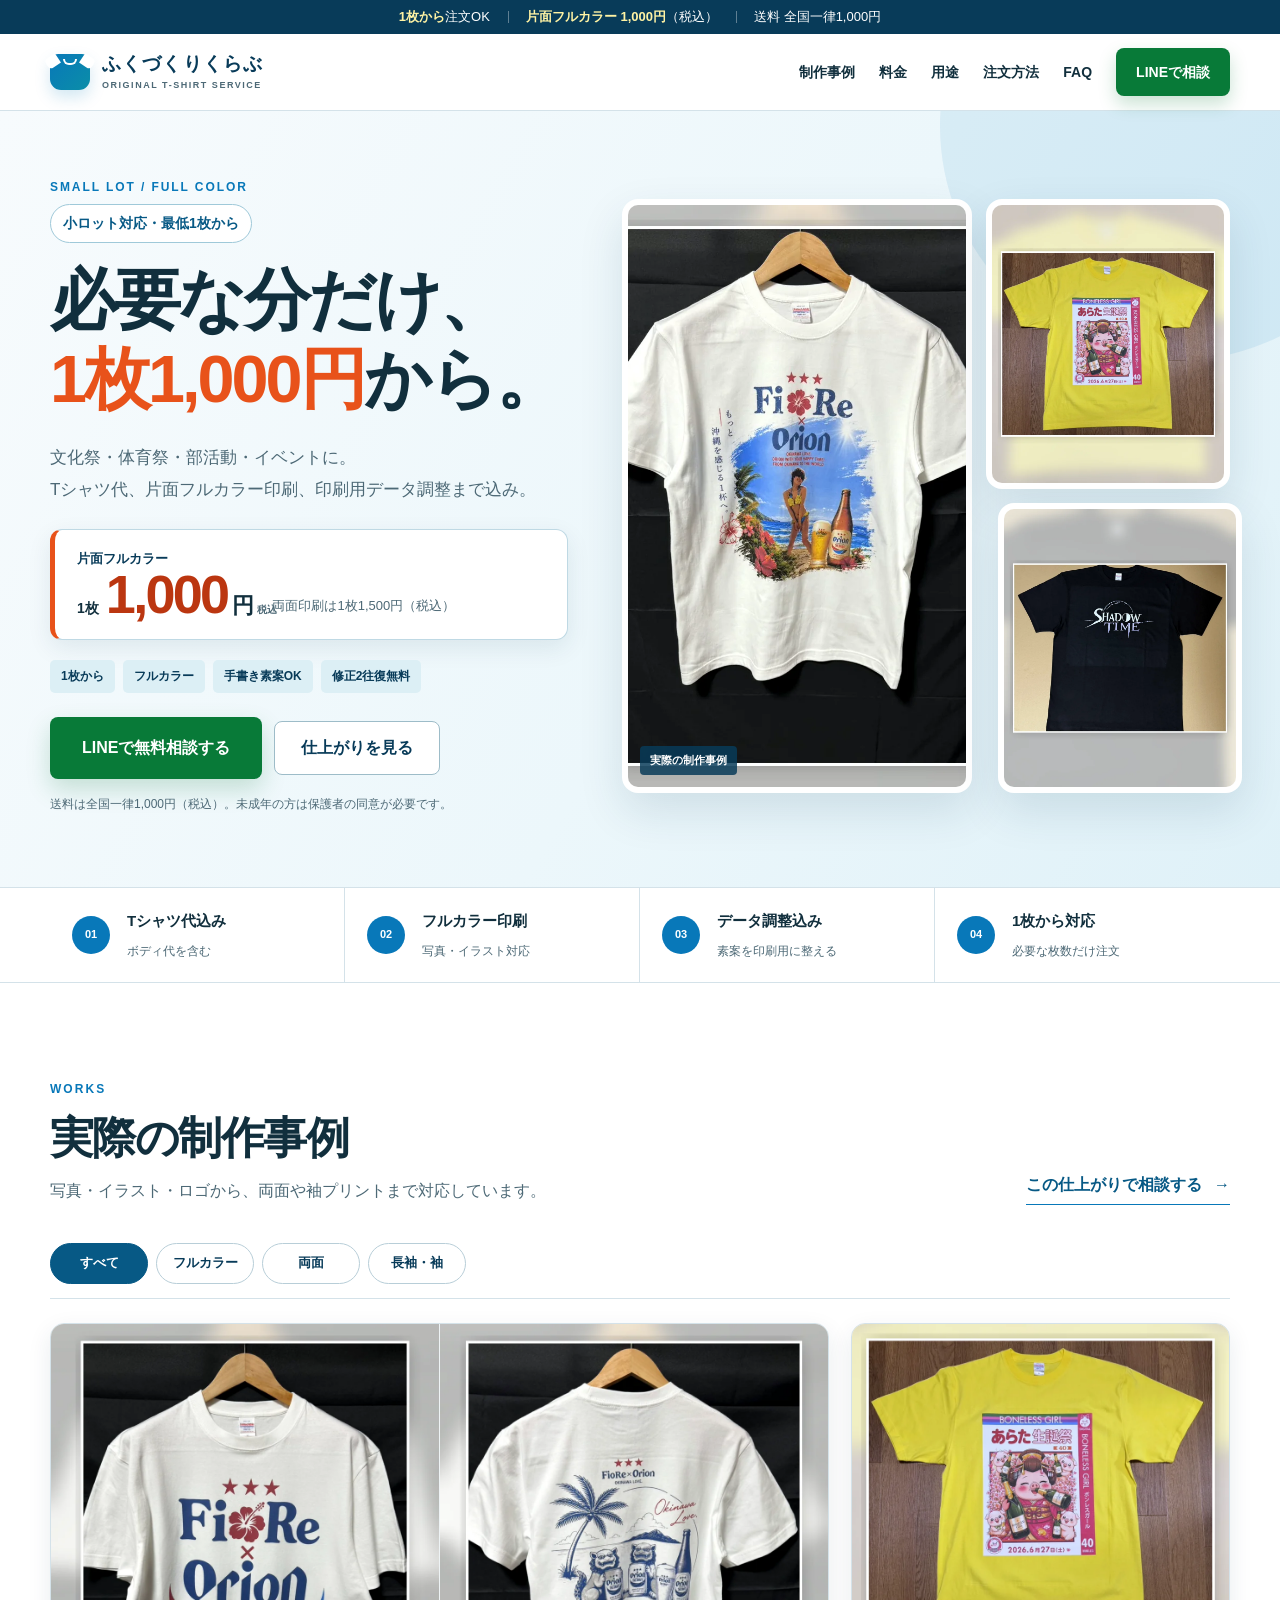
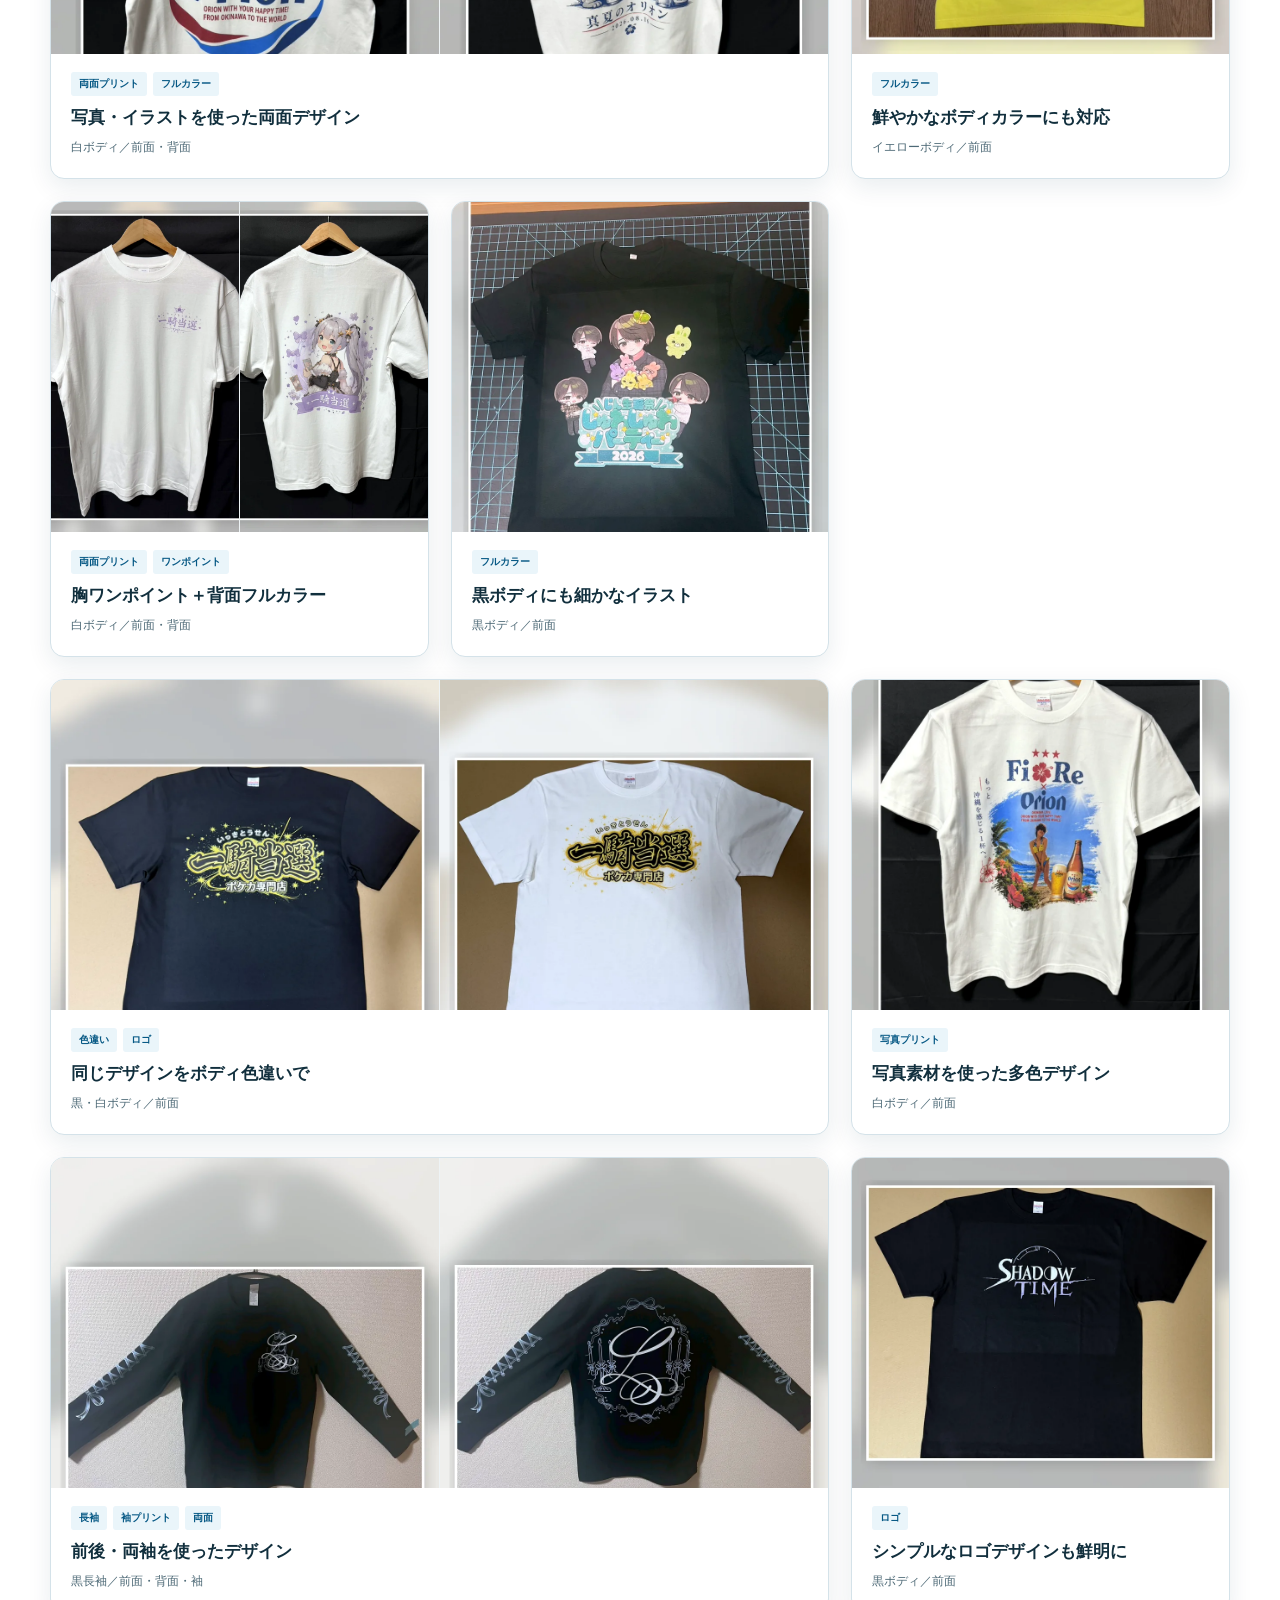
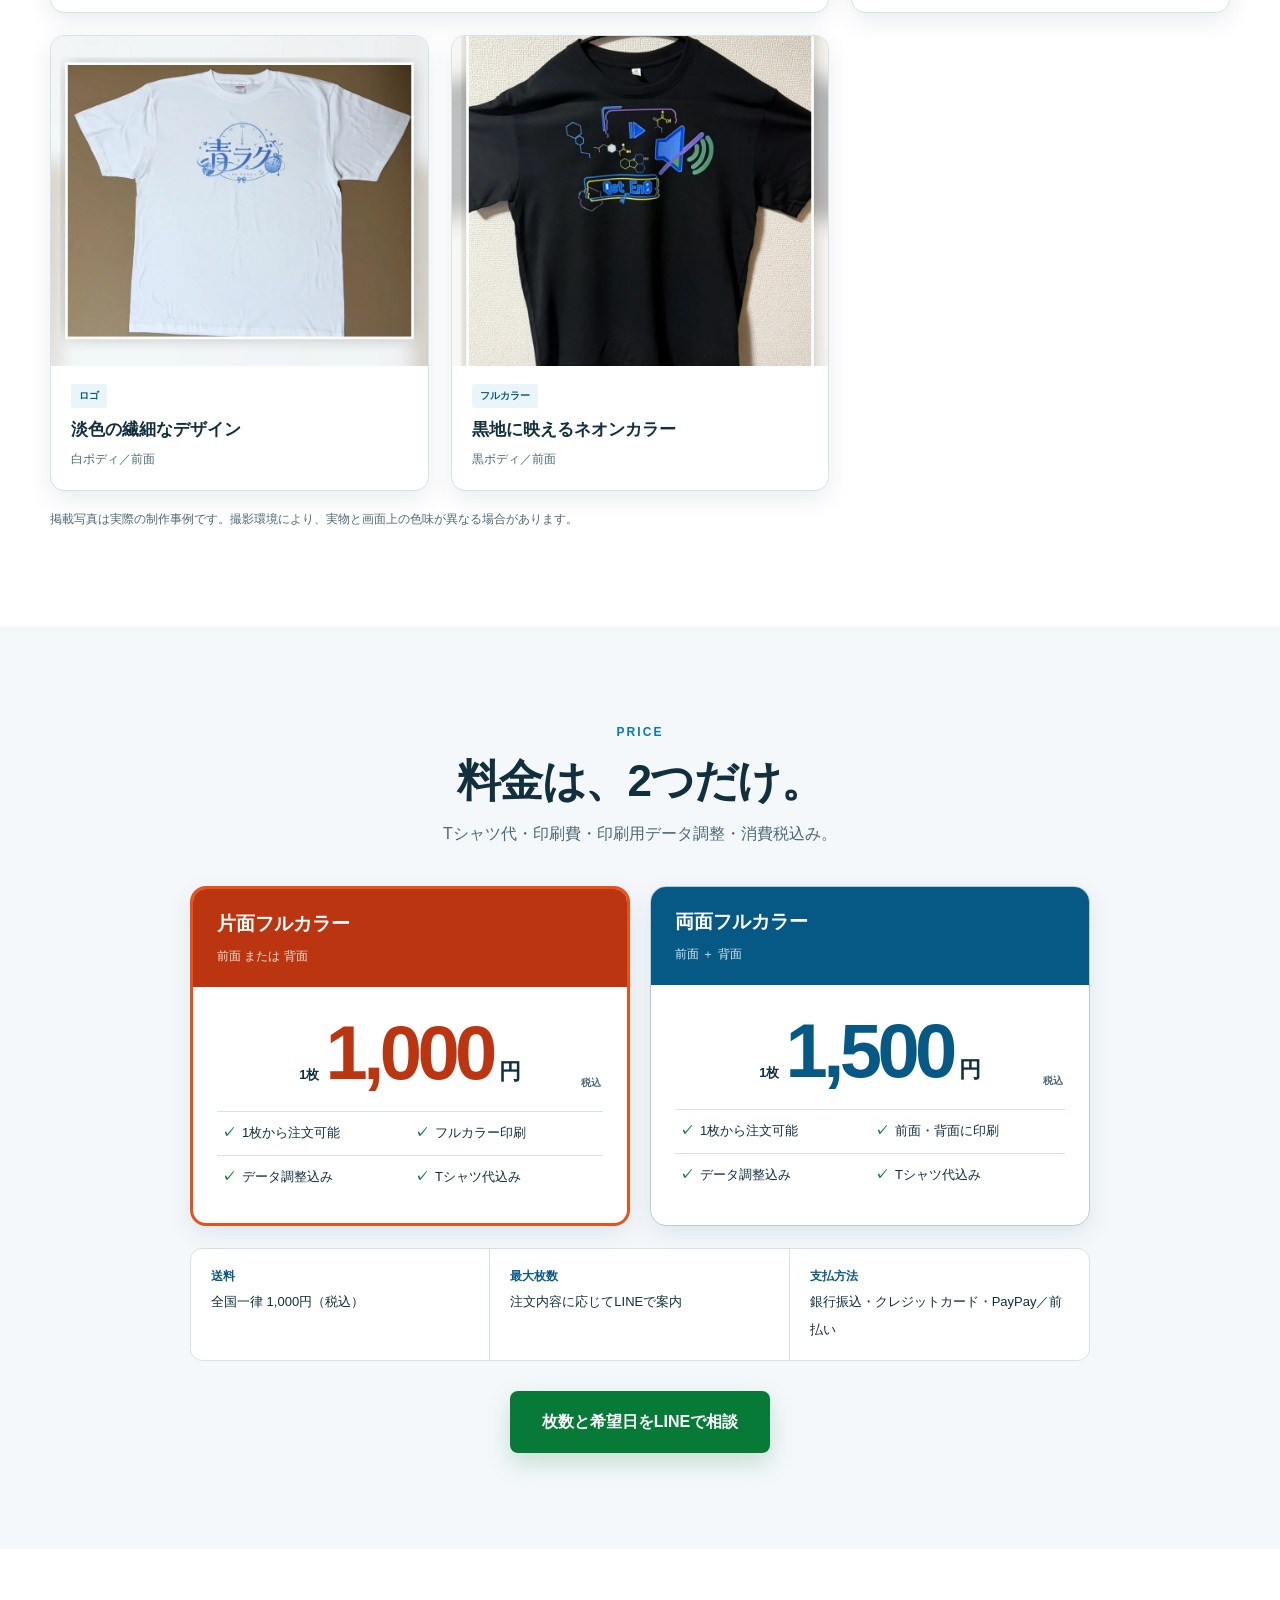
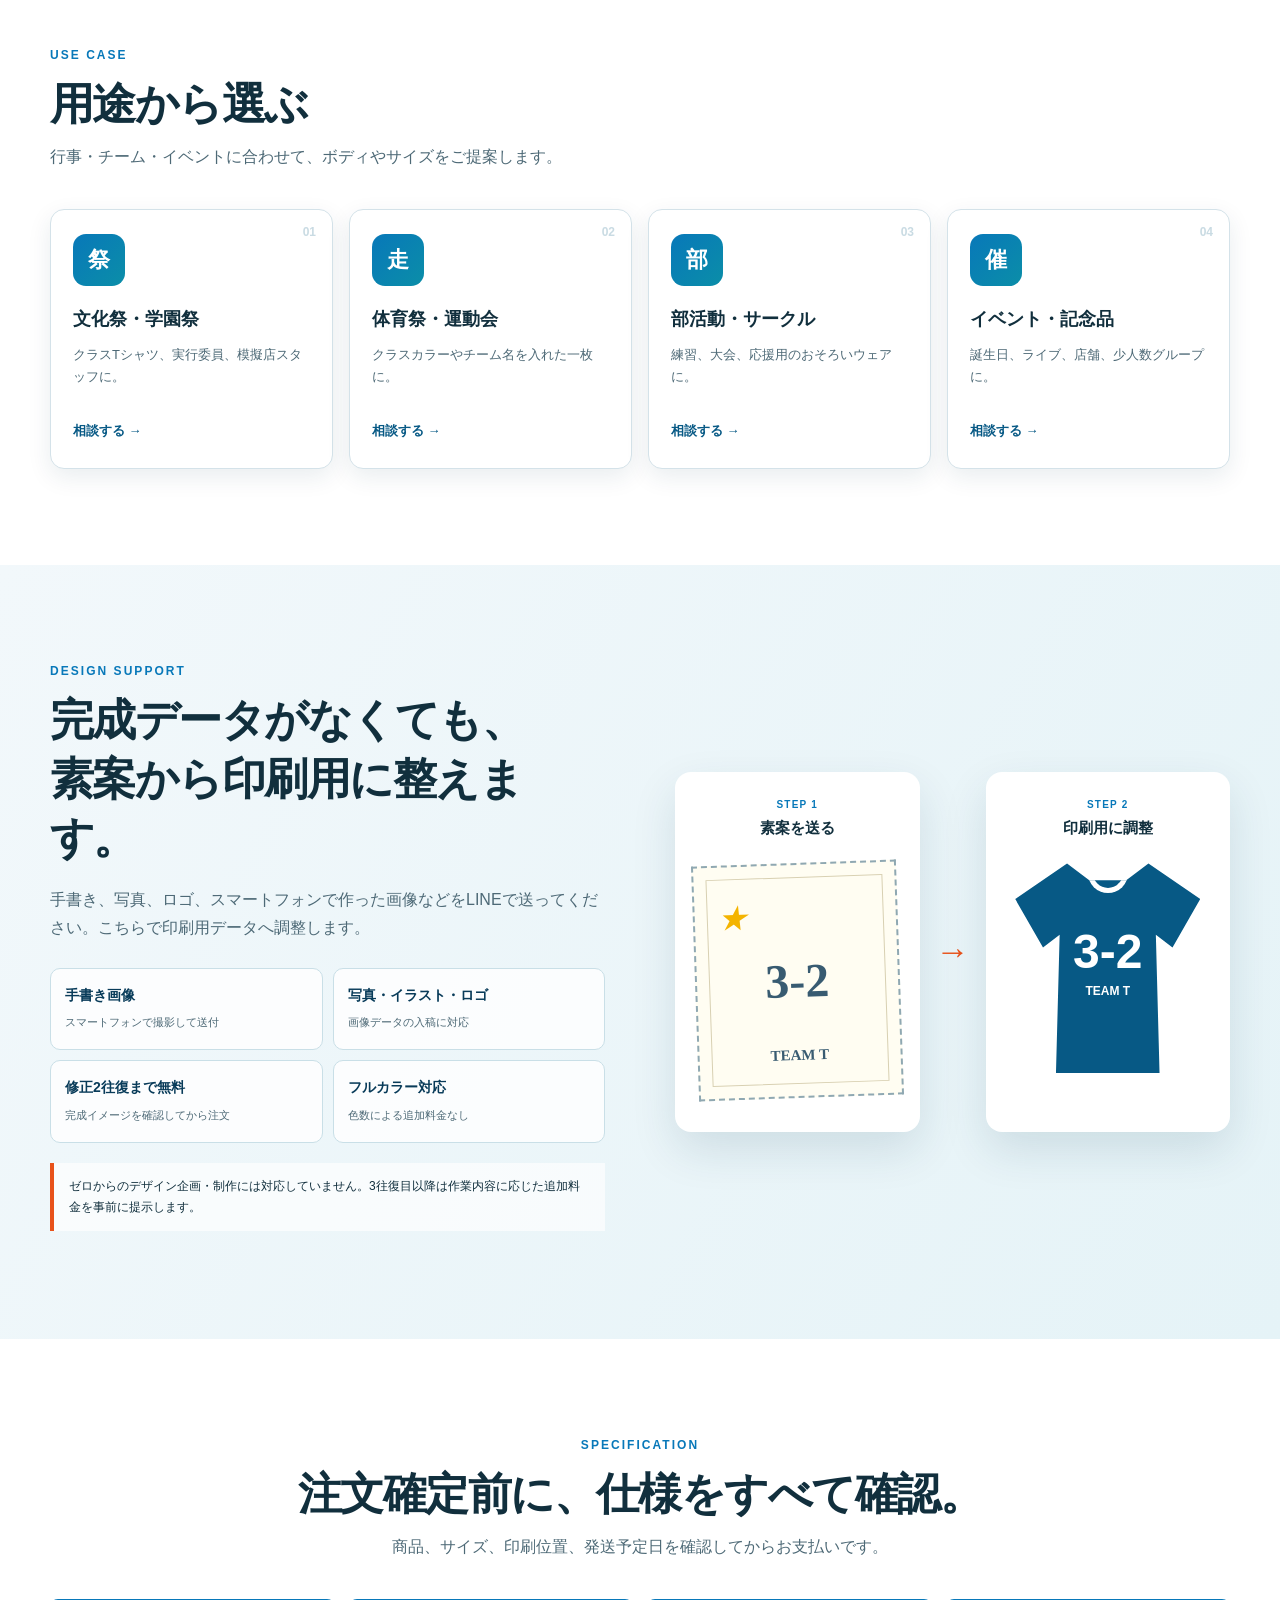
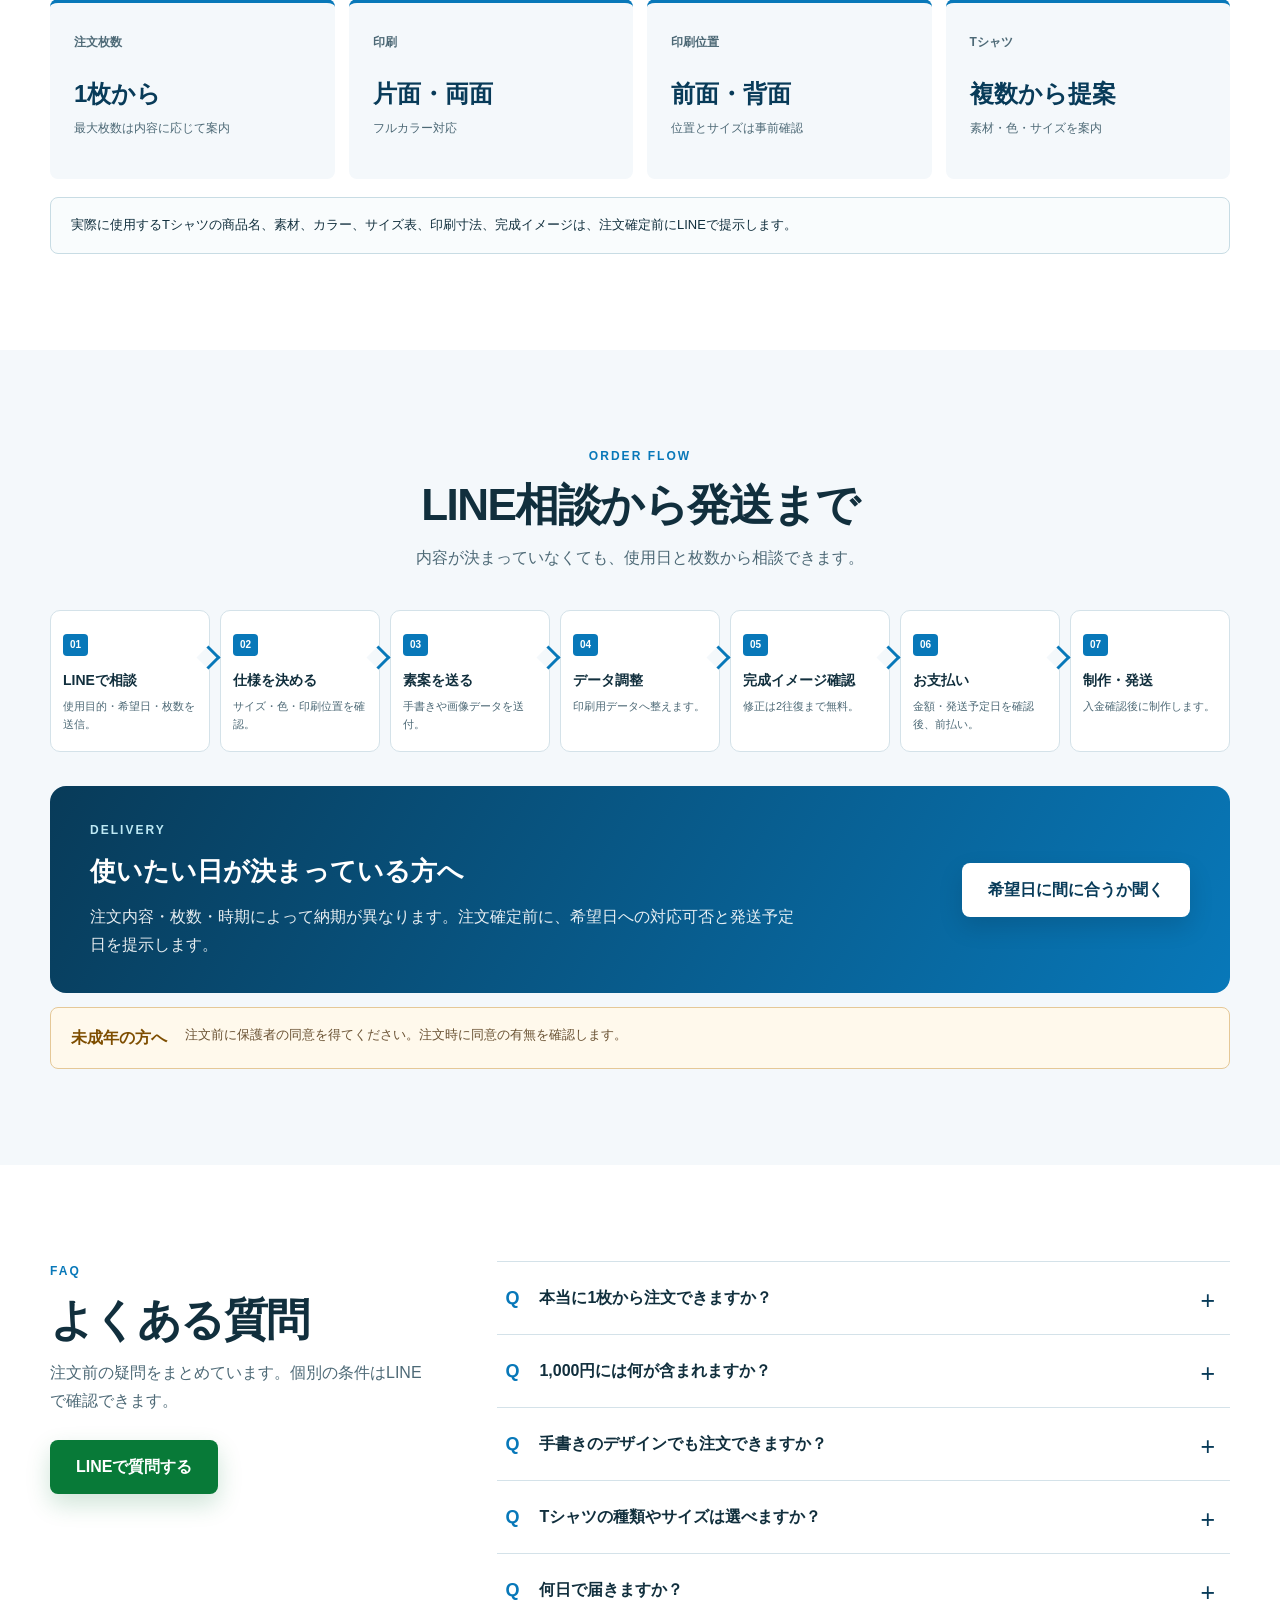
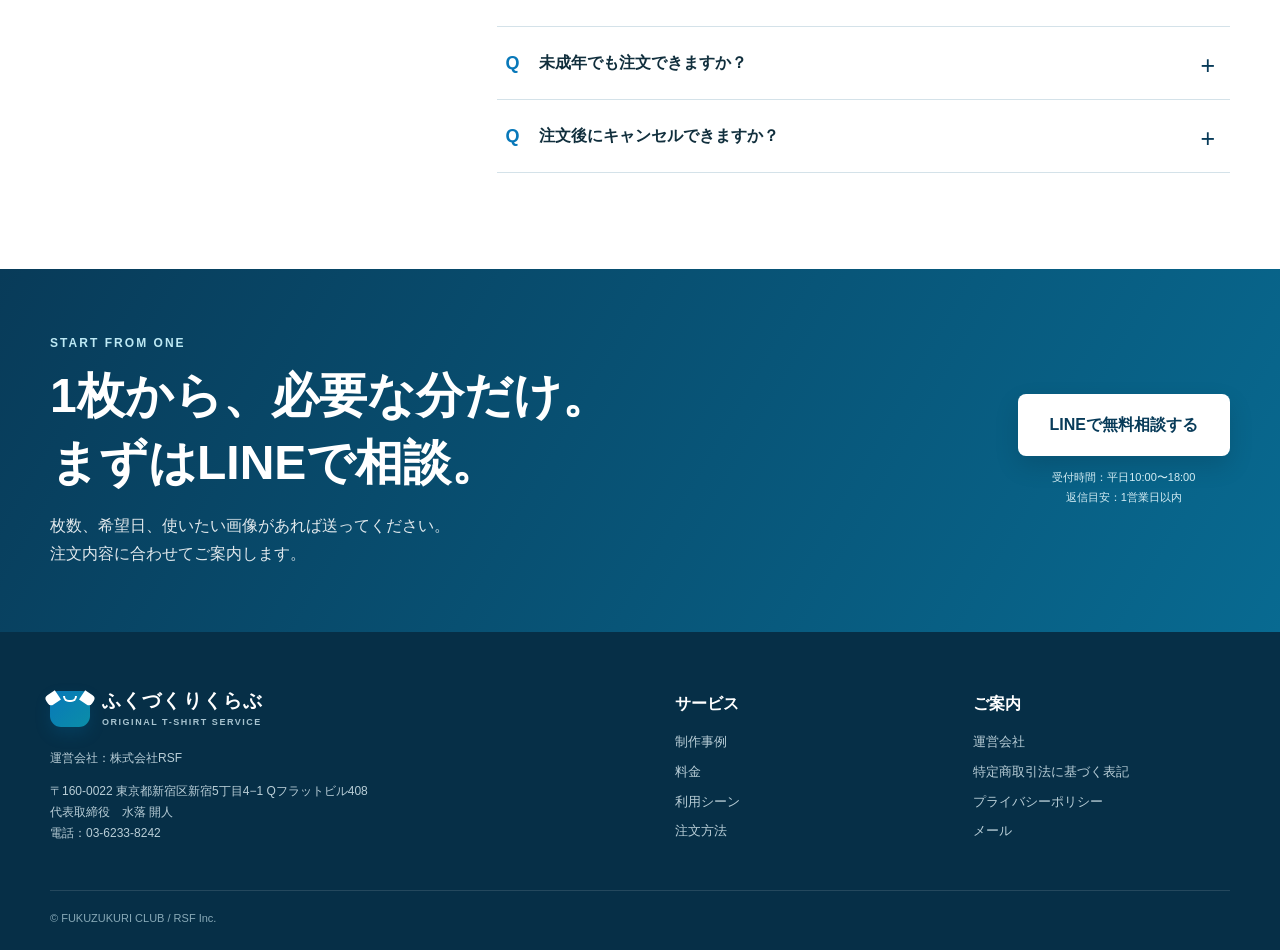
<file: index.html>
<!doctype html>
<html lang="ja">
<head>
  <meta charset="utf-8">
  <meta name="viewport" content="width=device-width, initial-scale=1">
  <title>ふくづくりくらぶ｜1枚から作れるオリジナルTシャツ</title>
  <meta name="description" content="オリジナルTシャツを1枚から。片面フルカラー1枚1,000円（税込）、両面1,500円（税込）。Tシャツ代・印刷費・印刷用データ調整込み。LINEで相談できます。">
  <meta name="theme-color" content="#075985">
  <meta name="robots" content="noindex,nofollow" data-build-remove>
  <meta property="og:title" content="ふくづくりくらぶ｜1枚から・片面フルカラー1,000円">
  <meta property="og:description" content="小ロット対応。Tシャツ代・フルカラー印刷・印刷用データ調整込み。">
  <meta property="og:type" content="website">
  <meta property="og:locale" content="ja_JP">
  <meta name="twitter:card" content="summary_large_image">
  <link rel="icon" href="assets/favicon.svg" type="image/svg+xml">
  <link rel="apple-touch-icon" href="assets/icon-192.png">
  <link rel="manifest" href="site.webmanifest">
  <link rel="preload" href="assets/works/orion-photo.webp" as="image" type="image/webp">
  <link rel="stylesheet" href="assets/style.css">
</head>
<body>
  <a class="skip-link" href="#main-content">本文へ移動</a>

  <div class="announcement" aria-label="主なサービス条件">
    <div class="container announcement-inner">
      <span><b>1枚から</b>注文OK</span>
      <span><b>片面フルカラー 1,000円</b>（税込）</span>
      <span>送料 全国一律1,000円</span>
    </div>
  </div>

  <header class="site-header" id="top">
    <div class="container header-inner">
      <a class="brand" href="#top" aria-label="ふくづくりくらぶ トップへ">
        <span class="brand-symbol" aria-hidden="true"><i></i></span>
        <span class="brand-copy"><strong>ふくづくりくらぶ</strong><small>ORIGINAL T-SHIRT SERVICE</small></span>
      </a>
      <button class="menu-button" type="button" aria-expanded="false" aria-controls="global-nav"><span></span><span></span><span></span><b>メニュー</b></button>
      <nav class="global-nav" id="global-nav" aria-label="メインナビゲーション">
        <a href="#works">制作事例</a>
        <a href="#price">料金</a>
        <a href="#scene">用途</a>
        <a href="#flow">注文方法</a>
        <a href="#faq">FAQ</a>
        <a class="nav-line" href="https://line.me/R/ti/p/%40116fanfi" target="_blank" rel="noopener">LINEで相談</a>
      </nav>
    </div>
  </header>

  <main id="main-content">
    <section class="hero" aria-labelledby="hero-title">
      <div class="container hero-grid">
        <div class="hero-copy">
          <p class="hero-label">SMALL LOT / FULL COLOR</p>
          <p class="hero-badge">小ロット対応・最低1枚から</p>
          <h1 id="hero-title">必要な分だけ、<br><span>1枚1,000円</span>から。</h1>
          <p class="hero-sub">文化祭・体育祭・部活動・イベントに。<br>Tシャツ代、片面フルカラー印刷、印刷用データ調整まで込み。</p>
          <div class="hero-price" aria-label="片面印刷の価格">
            <div><small>片面フルカラー</small><strong><em>1枚</em>1,000<span>円</span></strong><b>税込</b></div>
            <p>両面印刷は1枚1,500円（税込）</p>
            <img class="hero-price-thumb" src="assets/works/orion-photo.webp" width="900" height="1080" decoding="async" alt="">
          </div>
          <ul class="hero-points" aria-label="サービスの特長">
            <li>1枚から</li><li>フルカラー</li><li>手書き素案OK</li><li>修正2往復無料</li>
          </ul>
          <div class="hero-actions">
            <a class="button button-line button-large" href="https://line.me/R/ti/p/%40116fanfi" target="_blank" rel="noopener">LINEで無料相談する</a>
            <a class="button button-sub" href="#works">仕上がりを見る</a>
          </div>
          <p class="minor-note">送料は全国一律1,000円（税込）。未成年の方は保護者の同意が必要です。</p>
        </div>

        <div class="hero-showcase" aria-label="実際の制作事例">
          <figure class="hero-work hero-work-main"><img src="assets/works/orion-photo.webp" width="900" height="1080" fetchpriority="high" decoding="async" alt="沖縄をテーマにしたフルカラープリントTシャツの制作事例"><figcaption>実際の制作事例</figcaption></figure>
          <figure class="hero-work"><img src="assets/works/boneless-yellow.webp" width="900" height="1080" decoding="async" alt="黄色いTシャツへのフルカラープリント制作事例"></figure>
          <figure class="hero-work"><img src="assets/works/shadow-time.webp" width="900" height="1080" decoding="async" alt="黒いTシャツへのロゴプリント制作事例"></figure>
          <figure class="hero-work"><img src="assets/works/anime-back.webp" width="900" height="1080" decoding="async" alt="白いTシャツの背面フルカラープリント制作事例"></figure>
        </div>
      </div>
    </section>

    <section class="service-strip" aria-label="料金に含まれるもの">
      <div class="container service-strip-grid">
        <div><span aria-hidden="true">01</span><strong>Tシャツ代込み</strong><small>ボディ代を含む</small></div>
        <div><span aria-hidden="true">02</span><strong>フルカラー印刷</strong><small>写真・イラスト対応</small></div>
        <div><span aria-hidden="true">03</span><strong>データ調整込み</strong><small>素案を印刷用に整える</small></div>
        <div><span aria-hidden="true">04</span><strong>1枚から対応</strong><small>必要な枚数だけ注文</small></div>
      </div>
    </section>

    <section class="section works-section" id="works">
      <div class="container">
        <div class="section-heading heading-row">
          <div><p class="eyebrow">WORKS</p><h2>実際の制作事例</h2><p>写真・イラスト・ロゴから、両面や袖プリントまで対応しています。</p></div>
          <a class="heading-link" href="https://line.me/R/ti/p/%40116fanfi" target="_blank" rel="noopener">この仕上がりで相談する <span>→</span></a>
        </div>

        <div class="work-filters" role="group" aria-label="制作事例を絞り込む">
          <button class="is-active" type="button" data-work-filter="all" aria-pressed="true">すべて</button>
          <button type="button" data-work-filter="fullcolor" aria-pressed="false">フルカラー</button>
          <button type="button" data-work-filter="double" aria-pressed="false">両面</button>
          <button type="button" data-work-filter="sleeve" aria-pressed="false">長袖・袖</button>
        </div>

        <div class="works-grid">
          <article class="work-card work-card-wide" data-work-category="fullcolor double">
            <div class="work-images pair"><img src="assets/works/orion-front.webp" width="900" height="1080" loading="lazy" decoding="async" alt="FioreとOrionの白Tシャツ前面"><img src="assets/works/orion-back.webp" width="900" height="1080" loading="lazy" decoding="async" alt="FioreとOrionの白Tシャツ背面"></div>
            <div class="work-info"><div><span>両面プリント</span><span>フルカラー</span></div><h3>写真・イラストを使った両面デザイン</h3><p>白ボディ／前面・背面</p></div>
          </article>

          <article class="work-card" data-work-category="fullcolor">
            <div class="work-images"><img src="assets/works/boneless-yellow.webp" width="900" height="1080" loading="lazy" decoding="async" alt="黄色いTシャツへのフルカラープリント"></div>
            <div class="work-info"><div><span>フルカラー</span></div><h3>鮮やかなボディカラーにも対応</h3><p>イエローボディ／前面</p></div>
          </article>

          <article class="work-card" data-work-category="fullcolor double">
            <div class="work-images pair"><img src="assets/works/anime-front.webp" width="900" height="1080" loading="lazy" decoding="async" alt="白いTシャツの胸ワンポイント"><img src="assets/works/anime-back.webp" width="900" height="1080" loading="lazy" decoding="async" alt="白いTシャツの背面イラスト"></div>
            <div class="work-info"><div><span>両面プリント</span><span>ワンポイント</span></div><h3>胸ワンポイント＋背面フルカラー</h3><p>白ボディ／前面・背面</p></div>
          </article>

          <article class="work-card" data-work-category="fullcolor">
            <div class="work-images"><img src="assets/works/birthday-black.webp" width="900" height="1080" loading="lazy" decoding="async" alt="黒いTシャツへのキャラクターフルカラープリント"></div>
            <div class="work-info"><div><span>フルカラー</span></div><h3>黒ボディにも細かなイラスト</h3><p>黒ボディ／前面</p></div>
          </article>

          <article class="work-card work-card-wide" data-work-category="fullcolor double">
            <div class="work-images pair"><img src="assets/works/one-shot-black.webp" width="900" height="1080" loading="lazy" decoding="async" alt="黒Tシャツへのロゴプリント"><img src="assets/works/one-shot-white.webp" width="900" height="1080" loading="lazy" decoding="async" alt="白Tシャツへのロゴプリント"></div>
            <div class="work-info"><div><span>色違い</span><span>ロゴ</span></div><h3>同じデザインをボディ色違いで</h3><p>黒・白ボディ／前面</p></div>
          </article>

          <article class="work-card" data-work-category="fullcolor">
            <div class="work-images"><img src="assets/works/orion-photo.webp" width="900" height="1080" loading="lazy" decoding="async" alt="写真を使った白Tシャツのフルカラープリント"></div>
            <div class="work-info"><div><span>写真プリント</span></div><h3>写真素材を使った多色デザイン</h3><p>白ボディ／前面</p></div>
          </article>

          <article class="work-card work-card-wide" data-work-category="sleeve double">
            <div class="work-images pair landscape"><img src="assets/works/longsleeve-front.webp" width="900" height="1080" loading="lazy" decoding="async" alt="黒い長袖Tシャツの前面と袖プリント"><img src="assets/works/longsleeve-back.webp" width="900" height="1080" loading="lazy" decoding="async" alt="黒い長袖Tシャツの背面と袖プリント"></div>
            <div class="work-info"><div><span>長袖</span><span>袖プリント</span><span>両面</span></div><h3>前後・両袖を使ったデザイン</h3><p>黒長袖／前面・背面・袖</p></div>
          </article>

          <article class="work-card" data-work-category="fullcolor">
            <div class="work-images"><img src="assets/works/shadow-time.webp" width="900" height="1080" loading="lazy" decoding="async" alt="黒いTシャツへの白と紫のロゴプリント"></div>
            <div class="work-info"><div><span>ロゴ</span></div><h3>シンプルなロゴデザインも鮮明に</h3><p>黒ボディ／前面</p></div>
          </article>

          <article class="work-card" data-work-category="fullcolor">
            <div class="work-images"><img src="assets/works/ao-ragu.webp" width="900" height="1080" loading="lazy" decoding="async" alt="白いTシャツへの青いロゴプリント"></div>
            <div class="work-info"><div><span>ロゴ</span></div><h3>淡色の繊細なデザイン</h3><p>白ボディ／前面</p></div>
          </article>

          <article class="work-card" data-work-category="fullcolor">
            <div class="work-images"><img src="assets/works/lost-end.webp" width="900" height="1080" loading="lazy" decoding="async" alt="黒Tシャツへのネオンカラー風プリント"></div>
            <div class="work-info"><div><span>フルカラー</span></div><h3>黒地に映えるネオンカラー</h3><p>黒ボディ／前面</p></div>
          </article>
        </div>
        <p class="works-note">掲載写真は実際の制作事例です。撮影環境により、実物と画面上の色味が異なる場合があります。</p>
      </div>
    </section>

    <section class="section price-section" id="price">
      <div class="container">
        <div class="section-heading center"><p class="eyebrow">PRICE</p><h2>料金は、2つだけ。</h2><p>Tシャツ代・印刷費・印刷用データ調整・消費税込み。</p></div>
        <div class="price-grid">
          <article class="price-card featured"><div class="price-card-head"><p>片面フルカラー</p><span>前面 または 背面</span></div><div class="price"><small>1枚</small><strong>1,000</strong><span>円</span><b>税込</b></div><ul><li>1枚から注文可能</li><li>フルカラー印刷</li><li>データ調整込み</li><li>Tシャツ代込み</li></ul></article>
          <article class="price-card"><div class="price-card-head"><p>両面フルカラー</p><span>前面 ＋ 背面</span></div><div class="price"><small>1枚</small><strong>1,500</strong><span>円</span><b>税込</b></div><ul><li>1枚から注文可能</li><li>前面・背面に印刷</li><li>データ調整込み</li><li>Tシャツ代込み</li></ul></article>
        </div>
        <div class="price-notes">
          <div><strong>送料</strong><span>全国一律 1,000円（税込）</span></div>
          <div><strong>最大枚数</strong><span>注文内容に応じてLINEで案内</span></div>
          <div><strong>支払方法</strong><span>銀行振込・クレジットカード・PayPay／前払い</span></div>
        </div>
        <div class="center section-cta"><a class="button button-line button-large" href="https://line.me/R/ti/p/%40116fanfi" target="_blank" rel="noopener">枚数と希望日をLINEで相談</a></div>
      </div>
    </section>

    <section class="section scene-section" id="scene">
      <div class="container">
        <div class="section-heading heading-row"><div><p class="eyebrow">USE CASE</p><h2>用途から選ぶ</h2><p>行事・チーム・イベントに合わせて、ボディやサイズをご提案します。</p></div></div>
        <div class="scene-grid">
          <article><span>01</span><div class="scene-icon" aria-hidden="true">祭</div><h3>文化祭・学園祭</h3><p>クラスTシャツ、実行委員、模擬店スタッフに。</p><a href="https://line.me/R/ti/p/%40116fanfi" target="_blank" rel="noopener">相談する →</a></article>
          <article><span>02</span><div class="scene-icon" aria-hidden="true">走</div><h3>体育祭・運動会</h3><p>クラスカラーやチーム名を入れた一枚に。</p><a href="https://line.me/R/ti/p/%40116fanfi" target="_blank" rel="noopener">相談する →</a></article>
          <article><span>03</span><div class="scene-icon" aria-hidden="true">部</div><h3>部活動・サークル</h3><p>練習、大会、応援用のおそろいウェアに。</p><a href="https://line.me/R/ti/p/%40116fanfi" target="_blank" rel="noopener">相談する →</a></article>
          <article><span>04</span><div class="scene-icon" aria-hidden="true">催</div><h3>イベント・記念品</h3><p>誕生日、ライブ、店舗、少人数グループに。</p><a href="https://line.me/R/ti/p/%40116fanfi" target="_blank" rel="noopener">相談する →</a></article>
        </div>
      </div>
    </section>

    <section class="section support-section" id="design">
      <div class="container support-grid">
        <div class="support-copy"><p class="eyebrow">DESIGN SUPPORT</p><h2>完成データがなくても、<br>素案から印刷用に整えます。</h2><p>手書き、写真、ロゴ、スマートフォンで作った画像などをLINEで送ってください。こちらで印刷用データへ調整します。</p><ul><li><b>手書き画像</b><span>スマートフォンで撮影して送付</span></li><li><b>写真・イラスト・ロゴ</b><span>画像データの入稿に対応</span></li><li><b>修正2往復まで無料</b><span>完成イメージを確認してから注文</span></li><li><b>フルカラー対応</b><span>色数による追加料金なし</span></li></ul><p class="notice">ゼロからのデザイン企画・制作には対応していません。3往復目以降は作業内容に応じた追加料金を事前に提示します。</p></div>
        <div class="support-visual"><div class="support-before"><small>STEP 1</small><strong>素案を送る</strong><div class="sketch-paper"><span>3-2</span><i>★</i><b>TEAM T</b></div></div><span class="support-arrow" aria-hidden="true">→</span><div class="support-after"><small>STEP 2</small><strong>印刷用に調整</strong><div class="shirt-shape"><i></i><span>3-2</span><b>TEAM T</b></div></div></div>
      </div>
    </section>

    <section class="section spec-section" id="spec">
      <div class="container">
        <div class="section-heading center"><p class="eyebrow">SPECIFICATION</p><h2>注文確定前に、仕様をすべて確認。</h2><p>商品、サイズ、印刷位置、発送予定日を確認してからお支払いです。</p></div>
        <div class="spec-grid">
          <div><span>注文枚数</span><strong>1枚から</strong><p>最大枚数は内容に応じて案内</p></div>
          <div><span>印刷</span><strong>片面・両面</strong><p>フルカラー対応</p></div>
          <div><span>印刷位置</span><strong>前面・背面</strong><p>位置とサイズは事前確認</p></div>
          <div><span>Tシャツ</span><strong>複数から提案</strong><p>素材・色・サイズを案内</p></div>
        </div>
        <p class="spec-caution">実際に使用するTシャツの商品名、素材、カラー、サイズ表、印刷寸法、完成イメージは、注文確定前にLINEで提示します。</p>
      </div>
    </section>

    <section class="section flow-section" id="flow">
      <div class="container">
        <div class="section-heading center"><p class="eyebrow">ORDER FLOW</p><h2>LINE相談から発送まで</h2><p>内容が決まっていなくても、使用日と枚数から相談できます。</p></div>
        <ol class="flow-list">
          <li><span>01</span><div><strong>LINEで相談</strong><p>使用目的・希望日・枚数を送信。</p></div></li>
          <li><span>02</span><div><strong>仕様を決める</strong><p>サイズ・色・印刷位置を確認。</p></div></li>
          <li><span>03</span><div><strong>素案を送る</strong><p>手書きや画像データを送付。</p></div></li>
          <li><span>04</span><div><strong>データ調整</strong><p>印刷用データへ整えます。</p></div></li>
          <li><span>05</span><div><strong>完成イメージ確認</strong><p>修正は2往復まで無料。</p></div></li>
          <li><span>06</span><div><strong>お支払い</strong><p>金額・発送予定日を確認後、前払い。</p></div></li>
          <li><span>07</span><div><strong>制作・発送</strong><p>入金確認後に制作します。</p></div></li>
        </ol>
        <div class="delivery-card" id="delivery"><div><p class="eyebrow light">DELIVERY</p><h3>使いたい日が決まっている方へ</h3><p>注文内容・枚数・時期によって納期が異なります。注文確定前に、希望日への対応可否と発送予定日を提示します。</p></div><a class="button button-white" href="https://line.me/R/ti/p/%40116fanfi" target="_blank" rel="noopener">希望日に間に合うか聞く</a></div>
        <div class="consent-box"><strong>未成年の方へ</strong><p>注文前に保護者の同意を得てください。注文時に同意の有無を確認します。</p></div>
      </div>
    </section>

    <section class="section faq-section" id="faq">
      <div class="container faq-layout">
        <div class="faq-intro"><p class="eyebrow">FAQ</p><h2>よくある質問</h2><p>注文前の疑問をまとめています。個別の条件はLINEで確認できます。</p><a class="button button-line" href="https://line.me/R/ti/p/%40116fanfi" target="_blank" rel="noopener">LINEで質問する</a></div>
        <div class="faq-list">
          <details><summary>本当に1枚から注文できますか？</summary><p>はい。1枚から注文できます。大量注文は、枚数と希望日をLINEでご相談ください。</p></details>
          <details><summary>1,000円には何が含まれますか？</summary><p>Tシャツ代、片面フルカラー印刷費、印刷用データの調整費、消費税が含まれます。送料は全国一律1,000円（税込）です。</p></details>
          <details><summary>手書きのデザインでも注文できますか？</summary><p>可能です。紙に描いたデザインをスマートフォンで撮影し、LINEで送ってください。</p></details>
          <details><summary>Tシャツの種類やサイズは選べますか？</summary><p>複数の商品、素材、カラー、サイズがあります。実際の商品名・サイズ表・カラーを注文確定前に提示します。</p></details>
          <details><summary>何日で届きますか？</summary><p>枚数、デザイン、注文時期によって異なります。注文確定前に発送予定日を提示し、ご了承後に注文を確定します。</p></details>
          <details><summary>未成年でも注文できますか？</summary><p>注文できますが、保護者の同意が必要です。注文時に同意の有無を確認します。</p></details>
          <details><summary>注文後にキャンセルできますか？</summary><p>完成イメージ承認後または入金後は、原則として変更・キャンセルできません。詳しくは<a href="tokushoho.html">特定商取引法に基づく表記</a>をご確認ください。</p></details>
        </div>
      </div>
    </section>

    <section class="closing-section" id="line-contact">
      <div class="container closing-grid"><div><p class="eyebrow light">START FROM ONE</p><h2>1枚から、必要な分だけ。<br>まずはLINEで相談。</h2><p>枚数、希望日、使いたい画像があれば送ってください。<br>注文内容に合わせてご案内します。</p></div><div><a class="button button-white button-large" href="https://line.me/R/ti/p/%40116fanfi" target="_blank" rel="noopener">LINEで無料相談する</a><small>受付時間：平日10:00〜18:00<br>返信目安：1営業日以内</small></div></div>
    </section>
  </main>

  <footer class="site-footer">
    <div class="container footer-grid">
      <div><a class="brand footer-brand" href="#top"><span class="brand-symbol" aria-hidden="true"><i></i></span><span class="brand-copy"><strong>ふくづくりくらぶ</strong><small>ORIGINAL T-SHIRT SERVICE</small></span></a><p>運営会社：株式会社RSF</p><p>〒160-0022 東京都新宿区新宿5丁目4−1 Qフラットビル408<br>代表取締役　水落 開人<br>電話：03-6233-8242</p></div>
      <div class="footer-nav"><div><strong>サービス</strong><a href="#works">制作事例</a><a href="#price">料金</a><a href="#scene">利用シーン</a><a href="#flow">注文方法</a></div><div><strong>ご案内</strong><a href="https://rsf-1.co.jp/" target="_blank" rel="noopener">運営会社</a><a href="tokushoho.html">特定商取引法に基づく表記</a><a href="privacy.html">プライバシーポリシー</a><a href="mailto:business@rsf-1.co.jp">メール</a></div></div>
    </div>
    <div class="container copyright">© FUKUZUKURI CLUB / RSF Inc.</div>
  </footer>

  <div class="mobile-line-bar"><a href="https://line.me/R/ti/p/%40116fanfi" target="_blank" rel="noopener">LINEで無料相談する</a></div>
  <script src="assets/script.js"></script>
</body>
</html>
</file>
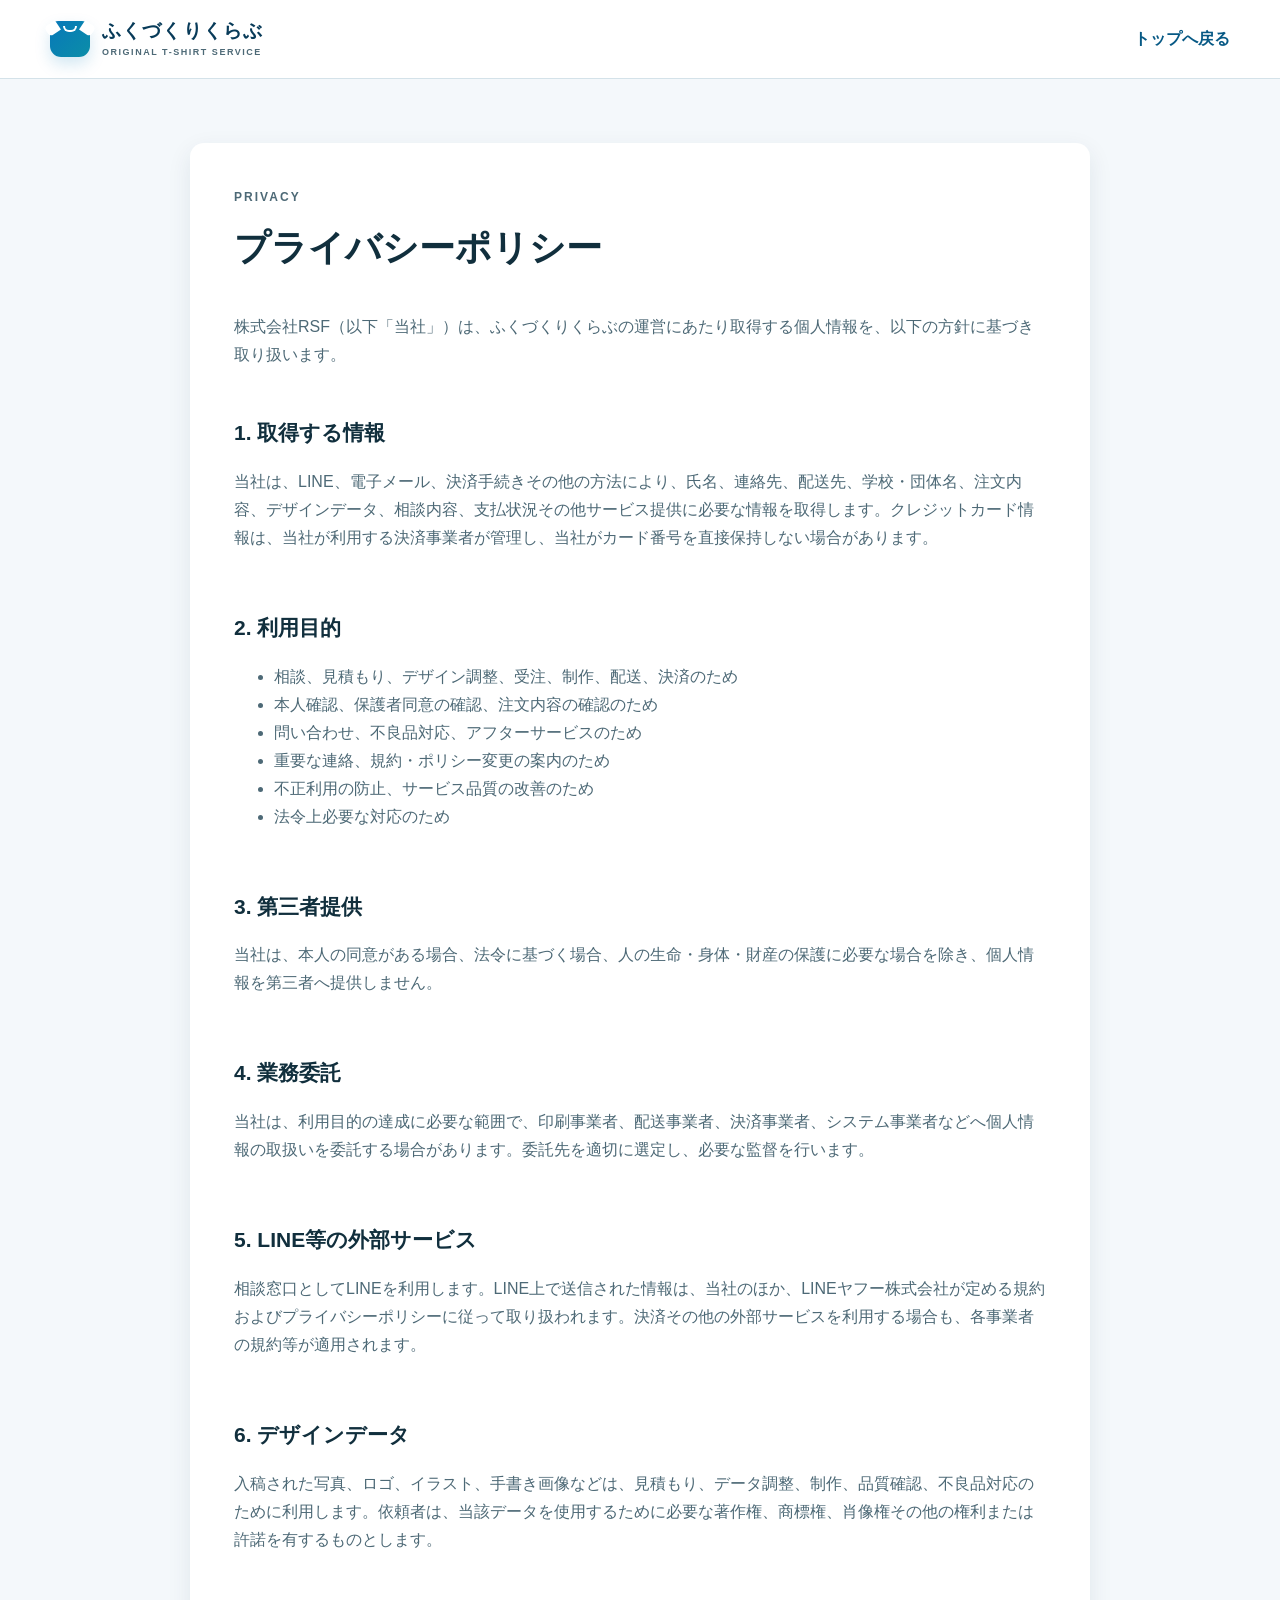
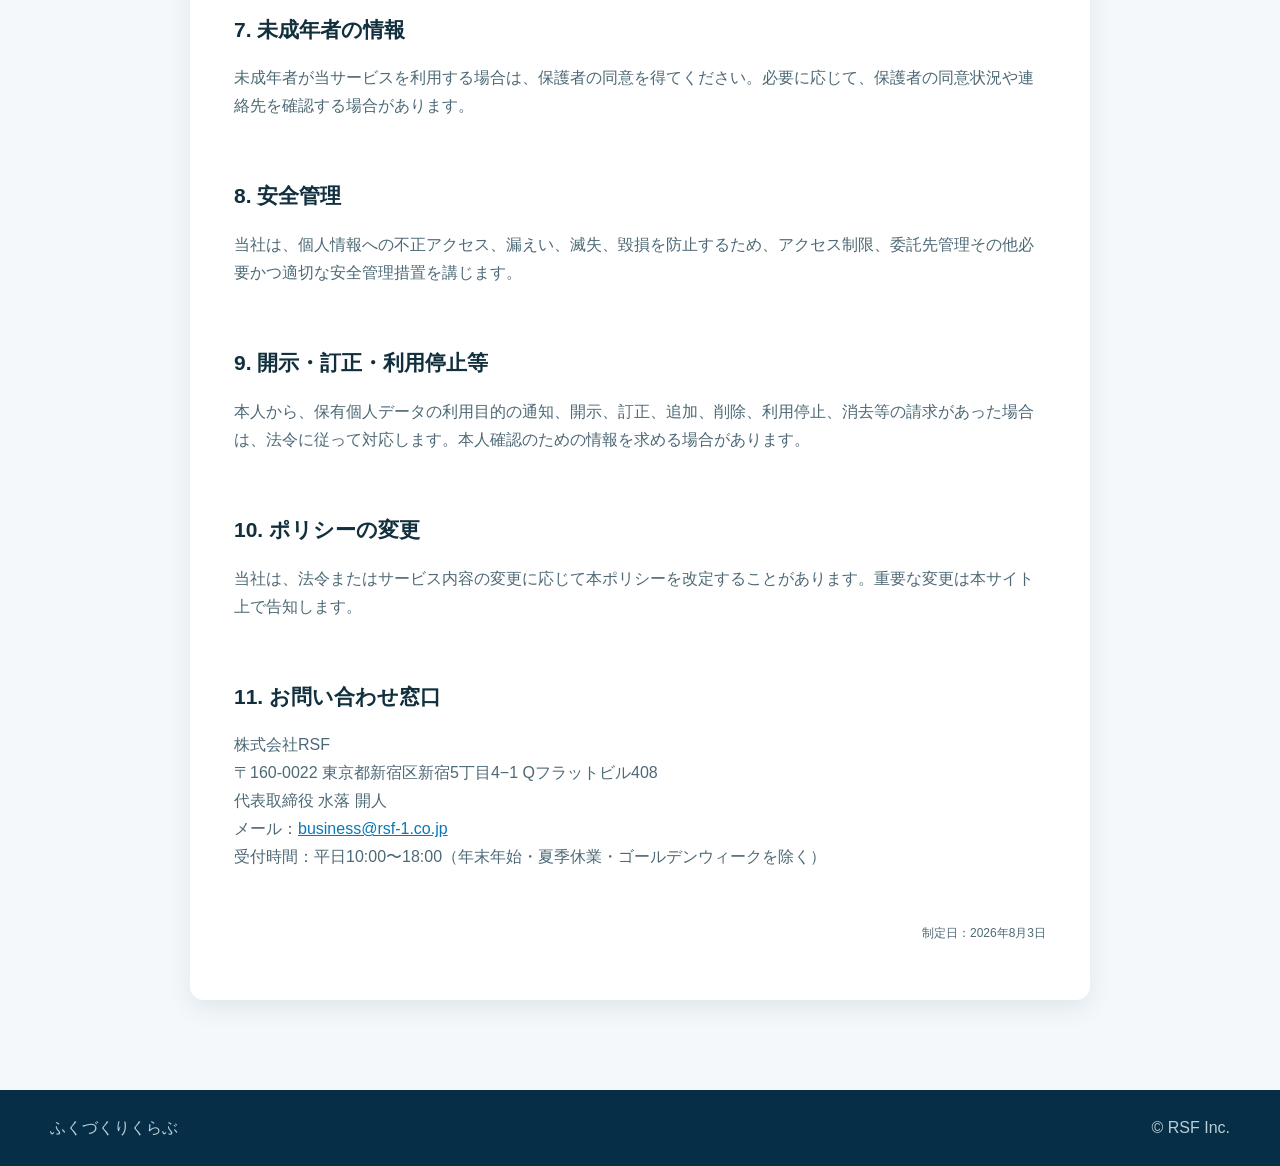
<file: privacy.html>
<!doctype html>
<html lang="ja">
<head>
  <meta charset="utf-8">
  <meta name="viewport" content="width=device-width, initial-scale=1">
  <title>プライバシーポリシー｜ふくづくりくらぶ</title>
  <meta name="description" content="ふくづくりくらぶのプライバシーポリシーです。">
  <meta name="theme-color" content="#075985">
  <meta name="robots" content="noindex,nofollow" data-build-remove>
  <link rel="icon" href="assets/favicon.svg" type="image/svg+xml">
  <link rel="stylesheet" href="assets/style.css">
</head>
<body class="legal-page">
  <header class="legal-header"><div class="container"><a class="brand" href="index.html"><span class="brand-symbol" aria-hidden="true"><i></i></span><span class="brand-copy"><strong>ふくづくりくらぶ</strong><small>ORIGINAL T-SHIRT SERVICE</small></span></a><a class="legal-back" href="index.html">トップへ戻る</a></div></header>
  <main class="legal-main">
    <div class="container legal-container">
      <p class="eyebrow">PRIVACY</p>
      <h1>プライバシーポリシー</h1>
      <p>株式会社RSF（以下「当社」）は、ふくづくりくらぶの運営にあたり取得する個人情報を、以下の方針に基づき取り扱います。</p>

      <section><h2>1. 取得する情報</h2><p>当社は、LINE、電子メール、決済手続きその他の方法により、氏名、連絡先、配送先、学校・団体名、注文内容、デザインデータ、相談内容、支払状況その他サービス提供に必要な情報を取得します。クレジットカード情報は、当社が利用する決済事業者が管理し、当社がカード番号を直接保持しない場合があります。</p></section>
      <section><h2>2. 利用目的</h2><ul><li>相談、見積もり、デザイン調整、受注、制作、配送、決済のため</li><li>本人確認、保護者同意の確認、注文内容の確認のため</li><li>問い合わせ、不良品対応、アフターサービスのため</li><li>重要な連絡、規約・ポリシー変更の案内のため</li><li>不正利用の防止、サービス品質の改善のため</li><li>法令上必要な対応のため</li></ul></section>
      <section><h2>3. 第三者提供</h2><p>当社は、本人の同意がある場合、法令に基づく場合、人の生命・身体・財産の保護に必要な場合を除き、個人情報を第三者へ提供しません。</p></section>
      <section><h2>4. 業務委託</h2><p>当社は、利用目的の達成に必要な範囲で、印刷事業者、配送事業者、決済事業者、システム事業者などへ個人情報の取扱いを委託する場合があります。委託先を適切に選定し、必要な監督を行います。</p></section>
      <section><h2>5. LINE等の外部サービス</h2><p>相談窓口としてLINEを利用します。LINE上で送信された情報は、当社のほか、LINEヤフー株式会社が定める規約およびプライバシーポリシーに従って取り扱われます。決済その他の外部サービスを利用する場合も、各事業者の規約等が適用されます。</p></section>
      <section><h2>6. デザインデータ</h2><p>入稿された写真、ロゴ、イラスト、手書き画像などは、見積もり、データ調整、制作、品質確認、不良品対応のために利用します。依頼者は、当該データを使用するために必要な著作権、商標権、肖像権その他の権利または許諾を有するものとします。</p></section>
      <section><h2>7. 未成年者の情報</h2><p>未成年者が当サービスを利用する場合は、保護者の同意を得てください。必要に応じて、保護者の同意状況や連絡先を確認する場合があります。</p></section>
      <section><h2>8. 安全管理</h2><p>当社は、個人情報への不正アクセス、漏えい、滅失、毀損を防止するため、アクセス制限、委託先管理その他必要かつ適切な安全管理措置を講じます。</p></section>
      <section><h2>9. 開示・訂正・利用停止等</h2><p>本人から、保有個人データの利用目的の通知、開示、訂正、追加、削除、利用停止、消去等の請求があった場合は、法令に従って対応します。本人確認のための情報を求める場合があります。</p></section>
      <section><h2>10. ポリシーの変更</h2><p>当社は、法令またはサービス内容の変更に応じて本ポリシーを改定することがあります。重要な変更は本サイト上で告知します。</p></section>
      <section><h2>11. お問い合わせ窓口</h2><p>株式会社RSF<br>〒160-0022 東京都新宿区新宿5丁目4−1 Qフラットビル408<br>代表取締役 水落 開人<br>メール：<a href="mailto:business@rsf-1.co.jp">business@rsf-1.co.jp</a><br>受付時間：平日10:00〜18:00（年末年始・夏季休業・ゴールデンウィークを除く）</p></section>
      <p class="legal-updated">制定日：2026年8月3日</p>
    </div>
  </main>
  <footer class="legal-footer"><div class="container"><a href="index.html">ふくづくりくらぶ</a><span>© RSF Inc.</span></div></footer>
</body>
</html>
</file>
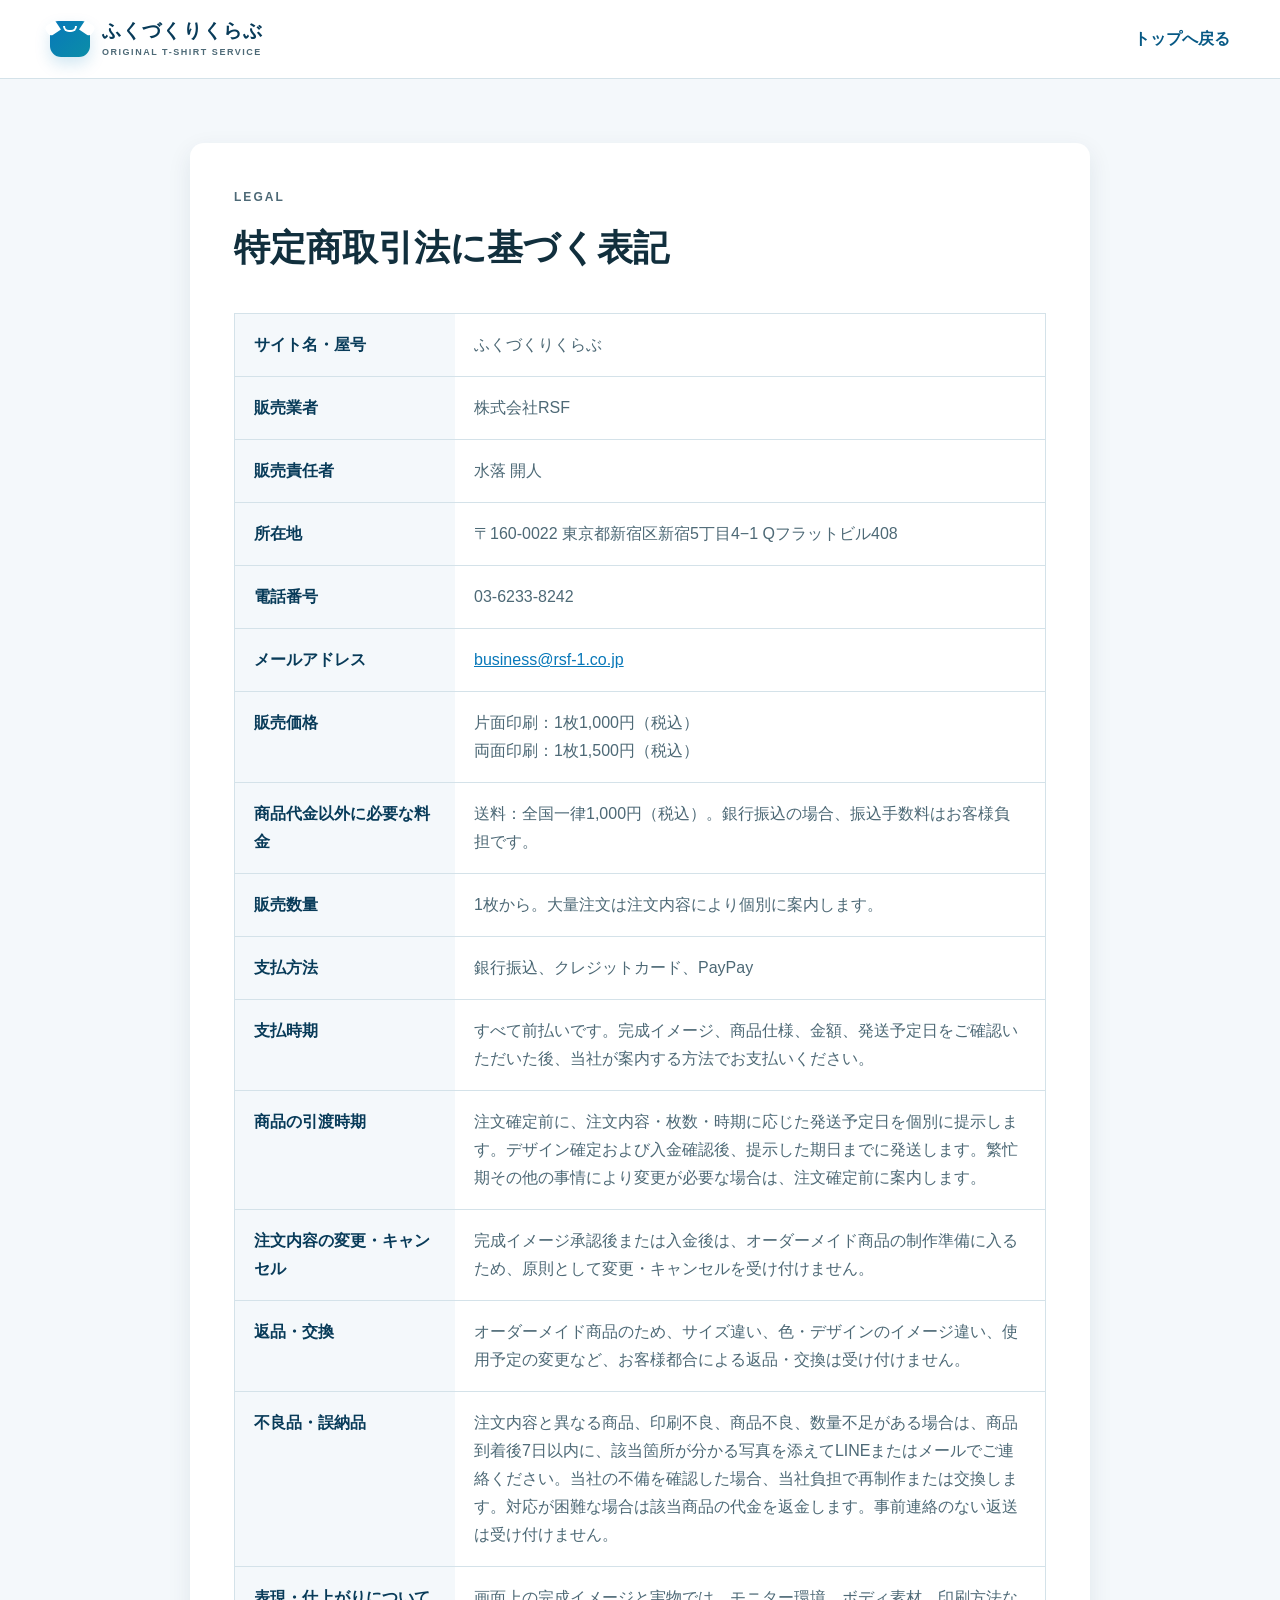
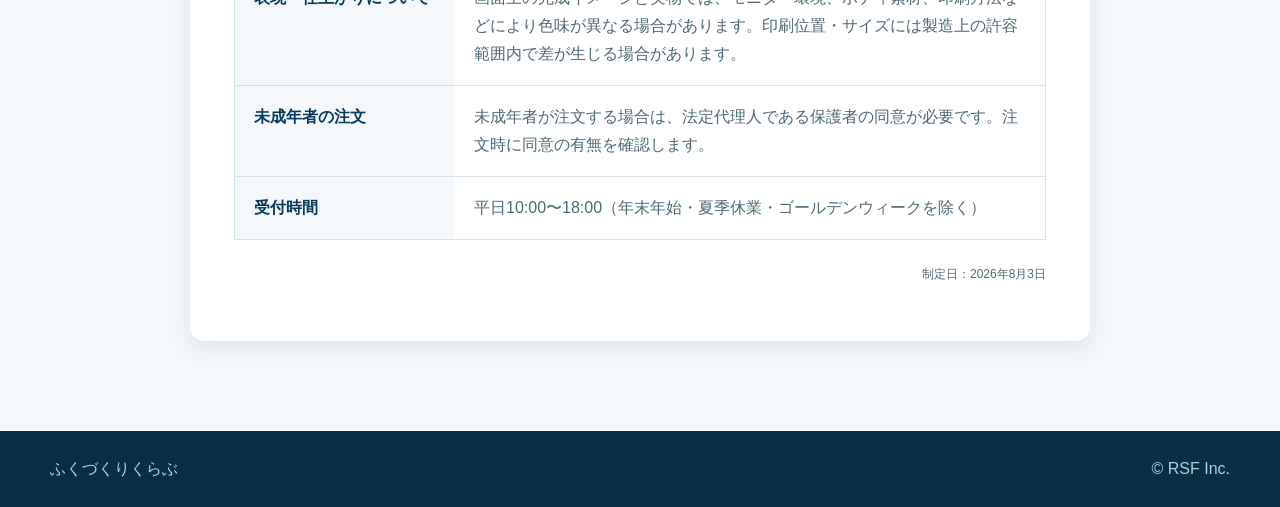
<file: tokushoho.html>
<!doctype html>
<html lang="ja">
<head>
  <meta charset="utf-8">
  <meta name="viewport" content="width=device-width, initial-scale=1">
  <title>特定商取引法に基づく表記｜ふくづくりくらぶ</title>
  <meta name="description" content="ふくづくりくらぶの特定商取引法に基づく表記です。">
  <meta name="theme-color" content="#075985">
  <meta name="robots" content="noindex,nofollow" data-build-remove>
  <link rel="icon" href="assets/favicon.svg" type="image/svg+xml">
  <link rel="stylesheet" href="assets/style.css">
</head>
<body class="legal-page">
  <header class="legal-header"><div class="container"><a class="brand" href="index.html"><span class="brand-symbol" aria-hidden="true"><i></i></span><span class="brand-copy"><strong>ふくづくりくらぶ</strong><small>ORIGINAL T-SHIRT SERVICE</small></span></a><a class="legal-back" href="index.html">トップへ戻る</a></div></header>
  <main class="legal-main">
    <div class="container legal-container">
      <p class="eyebrow">LEGAL</p>
      <h1>特定商取引法に基づく表記</h1>
      <dl class="legal-table">
        <div><dt>サイト名・屋号</dt><dd>ふくづくりくらぶ</dd></div>
        <div><dt>販売業者</dt><dd>株式会社RSF</dd></div>
        <div><dt>販売責任者</dt><dd>水落 開人</dd></div>
        <div><dt>所在地</dt><dd>〒160-0022 東京都新宿区新宿5丁目4−1 Qフラットビル408</dd></div>
        <div><dt>電話番号</dt><dd>03-6233-8242</dd></div>
        <div><dt>メールアドレス</dt><dd><a href="mailto:business@rsf-1.co.jp">business@rsf-1.co.jp</a></dd></div>
        <div><dt>販売価格</dt><dd>片面印刷：1枚1,000円（税込）<br>両面印刷：1枚1,500円（税込）</dd></div>
        <div><dt>商品代金以外に必要な料金</dt><dd>送料：全国一律1,000円（税込）。銀行振込の場合、振込手数料はお客様負担です。</dd></div>
        <div><dt>販売数量</dt><dd>1枚から。大量注文は注文内容により個別に案内します。</dd></div>
        <div><dt>支払方法</dt><dd>銀行振込、クレジットカード、PayPay</dd></div>
        <div><dt>支払時期</dt><dd>すべて前払いです。完成イメージ、商品仕様、金額、発送予定日をご確認いただいた後、当社が案内する方法でお支払いください。</dd></div>
        <div><dt>商品の引渡時期</dt><dd>注文確定前に、注文内容・枚数・時期に応じた発送予定日を個別に提示します。デザイン確定および入金確認後、提示した期日までに発送します。繁忙期その他の事情により変更が必要な場合は、注文確定前に案内します。</dd></div>
        <div><dt>注文内容の変更・キャンセル</dt><dd>完成イメージ承認後または入金後は、オーダーメイド商品の制作準備に入るため、原則として変更・キャンセルを受け付けません。</dd></div>
        <div><dt>返品・交換</dt><dd>オーダーメイド商品のため、サイズ違い、色・デザインのイメージ違い、使用予定の変更など、お客様都合による返品・交換は受け付けません。</dd></div>
        <div><dt>不良品・誤納品</dt><dd>注文内容と異なる商品、印刷不良、商品不良、数量不足がある場合は、商品到着後7日以内に、該当箇所が分かる写真を添えてLINEまたはメールでご連絡ください。当社の不備を確認した場合、当社負担で再制作または交換します。対応が困難な場合は該当商品の代金を返金します。事前連絡のない返送は受け付けません。</dd></div>
        <div><dt>表現・仕上がりについて</dt><dd>画面上の完成イメージと実物では、モニター環境、ボディ素材、印刷方法などにより色味が異なる場合があります。印刷位置・サイズには製造上の許容範囲内で差が生じる場合があります。</dd></div>
        <div><dt>未成年者の注文</dt><dd>未成年者が注文する場合は、法定代理人である保護者の同意が必要です。注文時に同意の有無を確認します。</dd></div>
        <div><dt>受付時間</dt><dd>平日10:00〜18:00（年末年始・夏季休業・ゴールデンウィークを除く）</dd></div>
      </dl>
      <p class="legal-updated">制定日：2026年8月3日</p>
    </div>
  </main>
  <footer class="legal-footer"><div class="container"><a href="index.html">ふくづくりくらぶ</a><span>© RSF Inc.</span></div></footer>
</body>
</html>
</file>
<file: assets/style.css>
:root {
  --navy: #083b59;
  --navy-2: #075985;
  --blue: #0878b9;
  --cyan: #0b8ea8;
  --orange: #e8521a;
  --orange-dark: #bb3610;
  --green: #087a38;
  --ink: #112f3d;
  --ink-soft: #4d6976;
  --line: #d4e2e9;
  --pale: #f4f8fb;
  --pale-blue: #eaf5fa;
  --white: #fff;
  --shadow: 0 18px 45px rgba(12, 58, 82, .12);
  --shadow-soft: 0 8px 24px rgba(12, 58, 82, .09);
  --radius: 18px;
  --header-h: 76px;
}
* { box-sizing: border-box; }
html { scroll-behavior: smooth; }
body { margin: 0; color: var(--ink); background: #fff; font-family: "Noto Sans JP", "Hiragino Kaku Gothic ProN", "Yu Gothic", Meiryo, sans-serif; font-size: 16px; line-height: 1.75; -webkit-font-smoothing: antialiased; }
img { max-width: 100%; display: block; }
a { color: inherit; text-decoration: none; }
button, input { font: inherit; }
button { cursor: pointer; }
section[id], main[id] { scroll-margin-top: 118px; }
.container { width: min(1180px, calc(100% - 40px)); margin-inline: auto; }
.section { padding: 96px 0; }
.center { text-align: center; }
.skip-link { position: fixed; z-index: 9999; left: 12px; top: 12px; transform: translateY(-140%); padding: 10px 16px; color: #fff; background: var(--navy); border-radius: 8px; }
.skip-link:focus { transform: none; }

.announcement { color: #fff; background: var(--navy); font-size: 13px; }
.announcement-inner { min-height: 34px; display: flex; align-items: center; justify-content: center; gap: 36px; }
.announcement-inner span { position: relative; }
.announcement-inner span + span::before { content: ""; position: absolute; left: -18px; top: 50%; width: 1px; height: 12px; background: rgba(255,255,255,.35); transform: translateY(-50%); }
.announcement-inner b { color: #fff3a4; }

.site-header { position: sticky; z-index: 50; top: 0; background: rgba(255,255,255,.97); border-bottom: 1px solid var(--line); backdrop-filter: blur(12px); }
.header-inner { min-height: var(--header-h); display: flex; align-items: center; justify-content: space-between; gap: 28px; }
.brand { display: inline-flex; align-items: center; gap: 12px; min-width: 250px; }
.brand-symbol { position: relative; display: block; width: 40px; height: 36px; border-radius: 8px 8px 11px 11px; background: linear-gradient(135deg, var(--blue), var(--cyan)); box-shadow: 0 7px 16px rgba(8,120,185,.18); }
.brand-symbol::before, .brand-symbol::after { content: ""; position: absolute; top: 2px; width: 13px; height: 11px; background: #fff; }
.brand-symbol::before { left: -4px; transform: rotate(-34deg); border-radius: 4px 0 0 4px; }
.brand-symbol::after { right: -4px; transform: rotate(34deg); border-radius: 0 4px 4px 0; }
.brand-symbol i { position: absolute; left: 50%; top: 5px; width: 14px; height: 6px; border: 2px solid #fff; border-top: 0; border-radius: 0 0 8px 8px; transform: translateX(-50%); }
.brand-copy { display: flex; flex-direction: column; line-height: 1.15; }
.brand-copy strong { color: var(--navy); font-size: 19px; font-weight: 700; letter-spacing: .06em; }
.brand-copy small { margin-top: 5px; color: var(--ink-soft); font-size: 9px; font-weight: 700; letter-spacing: .17em; }
.global-nav { display: flex; align-items: center; gap: 24px; font-size: 14px; font-weight: 700; white-space: nowrap; }
.global-nav > a:not(.nav-line) { position: relative; padding: 25px 0; }
.global-nav > a:not(.nav-line)::after { content: ""; position: absolute; left: 0; right: 100%; bottom: 17px; height: 2px; background: var(--blue); transition: right .2s ease; }
.global-nav > a:not(.nav-line):hover::after { right: 0; }
.nav-line { padding: 12px 20px; border-radius: 8px; color: #fff; background: var(--green); box-shadow: 0 8px 18px rgba(8,122,56,.22); }
.menu-button { display: none; width: 46px; height: 44px; padding: 7px 8px 4px; border: 1px solid var(--line); border-radius: 8px; color: var(--ink); background: #fff; }
.menu-button span { display: block; width: 22px; height: 2px; margin: 4px auto; background: var(--navy); }
.menu-button b { display: block; margin-top: 1px; font-size: 8px; font-weight: 700; }

.hero { position: relative; padding: 66px 0 72px; overflow: hidden; background: linear-gradient(120deg, #f7fbfd 0%, #ecf7fb 56%, #dff1f8 100%); }
.hero::before { content: ""; position: absolute; width: 470px; height: 470px; right: -130px; top: -220px; border-radius: 50%; background: rgba(8,120,185,.09); }
.hero-grid { position: relative; display: grid; grid-template-columns: minmax(0,.92fr) minmax(520px,1.08fr); align-items: center; gap: 54px; }
.hero-label { margin: 0 0 6px; color: var(--blue); font-size: 12px; font-weight: 700; letter-spacing: .16em; }
.hero-badge { display: inline-flex; margin: 0 0 18px; padding: 6px 12px; border: 1px solid #9fc9d9; border-radius: 999px; color: var(--navy-2); background: #fff; font-size: 14px; font-weight: 700; }
.hero h1 { margin: 0; font-size: clamp(42px,5.2vw,68px); line-height: 1.2; letter-spacing: -.045em; }
.hero h1 span { color: var(--orange); }
.hero-sub { margin: 22px 0 24px; color: var(--ink-soft); font-size: 17px; line-height: 1.85; }
.hero-price { display: flex; align-items: flex-end; gap: 18px; padding: 18px 22px; border: 1px solid #bfd9e4; border-left: 5px solid var(--orange); border-radius: 12px; background: #fff; box-shadow: var(--shadow-soft); }
.hero-price > div { position: relative; }
.hero-price small { display: block; margin-bottom: -4px; color: var(--navy); font-size: 13px; font-weight: 700; }
.hero-price strong { display: flex; align-items: baseline; color: var(--orange-dark); font-size: 54px; line-height: 1; letter-spacing: -.05em; }
.hero-price strong em { margin-right: 7px; color: var(--ink); font-size: 14px; font-style: normal; letter-spacing: 0; }
.hero-price strong span { margin-left: 5px; color: var(--ink); font-size: 22px; letter-spacing: 0; }
.hero-price b { position: absolute; right: -3px; bottom: 2px; transform: translateX(100%); color: var(--ink-soft); font-size: 10px; }
.hero-price p { margin: 0 0 3px; color: var(--ink-soft); font-size: 13px; }
.hero-points { display: flex; flex-wrap: wrap; gap: 8px; margin: 20px 0 24px; padding: 0; list-style: none; }
.hero-points li { padding: 6px 11px; border-radius: 5px; color: var(--navy); background: #dceff5; font-size: 12px; font-weight: 700; }
.hero-actions { display: flex; align-items: center; gap: 12px; }
.minor-note { margin: 15px 0 0; color: var(--ink-soft); font-size: 12px; }
.button { display: inline-flex; min-height: 54px; align-items: center; justify-content: center; padding: 0 26px; border: 0; border-radius: 8px; font-weight: 700; transition: transform .2s ease, box-shadow .2s ease; }
.button:hover { transform: translateY(-2px); }
.button-line { color: #fff; background: var(--green); box-shadow: 0 10px 24px rgba(8,122,56,.2); }
.button-sub { border: 1px solid #9dbcc8; color: var(--navy); background: #fff; }
.button-white { color: var(--navy); background: #fff; box-shadow: 0 10px 24px rgba(0,0,0,.13); }
.button-large { min-height: 62px; padding-inline: 32px; font-size: 16px; }
.hero-showcase { position: relative; display: grid; grid-template-columns: 1.18fr .82fr; grid-template-rows: 1fr 1fr; gap: 14px; min-height: 560px; }
.hero-showcase::before { content: ""; position: absolute; inset: 30px -30px -30px 80px; z-index: -1; border: 2px dashed rgba(8,120,185,.24); border-radius: 30px; }
.hero-work { position: relative; margin: 0; overflow: hidden; border: 6px solid #fff; border-radius: 16px; background: #fff; box-shadow: var(--shadow); }
.hero-work-main { grid-row: 1 / 3; }
.hero-work:nth-child(3) { transform: translateX(12px); }
.hero-work:nth-child(4) { display: none; }
.hero-work img { width: 100%; height: 100%; object-fit: cover; }
.hero-work-main img { object-position: center; }
.hero-work figcaption { position: absolute; left: 12px; bottom: 12px; padding: 5px 10px; border-radius: 4px; color: #fff; background: rgba(8,59,89,.84); font-size: 11px; font-weight: 700; }

.service-strip { border-block: 1px solid var(--line); background: #fff; }
.service-strip-grid { display: grid; grid-template-columns: repeat(4,1fr); }
.service-strip-grid > div { display: grid; grid-template-columns: 42px 1fr; grid-template-rows: auto auto; align-items: center; gap: 0 13px; min-height: 94px; padding: 17px 22px; border-right: 1px solid var(--line); }
.service-strip-grid > div:last-child { border-right: 0; }
.service-strip-grid span { grid-row: 1 / 3; display: grid; place-items: center; width: 38px; height: 38px; border-radius: 50%; color: #fff; background: var(--blue); font-size: 11px; font-weight: 700; }
.service-strip-grid strong { font-size: 15px; }
.service-strip-grid small { color: var(--ink-soft); font-size: 12px; }

.eyebrow { margin: 0 0 8px; color: var(--blue); font-size: 12px; font-weight: 700; letter-spacing: .17em; }
.eyebrow.light { color: #bde9f4; }
.section-heading { margin-bottom: 38px; }
.section-heading h2, .support-copy h2, .faq-intro h2 { margin: 0; font-size: clamp(30px,4vw,44px); line-height: 1.35; letter-spacing: -.035em; }
.section-heading p:not(.eyebrow), .faq-intro > p:not(.eyebrow) { margin: 10px 0 0; color: var(--ink-soft); }
.heading-row { display: flex; align-items: flex-end; justify-content: space-between; gap: 30px; }
.heading-link { padding-bottom: 5px; color: var(--navy-2); font-weight: 700; border-bottom: 1px solid var(--blue); }
.heading-link span { margin-left: 8px; }

.works-section { background: #fff; }
.work-filters { display: flex; gap: 8px; margin-bottom: 24px; padding-bottom: 14px; overflow-x: auto; border-bottom: 1px solid var(--line); }
.work-filters button { min-width: 98px; padding: 8px 15px; border: 1px solid #b8ced8; border-radius: 999px; color: var(--navy); background: #fff; font-size: 13px; font-weight: 700; white-space: nowrap; }
.work-filters button.is-active { border-color: var(--navy-2); color: #fff; background: var(--navy-2); }
.works-grid { display: grid; grid-template-columns: repeat(3,1fr); gap: 22px; }
.work-card { min-width: 0; overflow: hidden; border: 1px solid var(--line); border-radius: 14px; background: #fff; box-shadow: var(--shadow-soft); transition: transform .2s ease, box-shadow .2s ease; }
.work-card:hover { transform: translateY(-4px); box-shadow: var(--shadow); }
.work-card.is-hidden { display: none; }
.work-card-wide { grid-column: span 2; }
.work-images { height: 330px; background: #eef3f5; overflow: hidden; }
.work-images img { width: 100%; height: 100%; object-fit: cover; }
.work-images.pair { display: grid; grid-template-columns: 1fr 1fr; gap: 1px; }
.work-images.pair img { min-width: 0; }
.work-images.landscape img { object-fit: contain; background: #f4f5f3; }
.work-info { padding: 18px 20px 20px; }
.work-info > div { display: flex; flex-wrap: wrap; gap: 6px; margin-bottom: 9px; }
.work-info > div span { padding: 3px 8px; border-radius: 3px; color: var(--navy-2); background: var(--pale-blue); font-size: 10px; font-weight: 700; }
.work-info h3 { margin: 0; font-size: 17px; line-height: 1.5; }
.work-info p { margin: 7px 0 0; color: var(--ink-soft); font-size: 12px; }
.works-note { margin: 18px 0 0; color: var(--ink-soft); font-size: 12px; }

.price-section { background: var(--pale); }
.price-grid { max-width: 900px; margin: 0 auto; display: grid; grid-template-columns: repeat(2,1fr); gap: 20px; }
.price-card { overflow: hidden; border: 1px solid #b7cdd8; border-radius: 16px; background: #fff; box-shadow: var(--shadow-soft); }
.price-card.featured { border: 3px solid var(--orange); }
.price-card-head { padding: 18px 24px; color: #fff; background: var(--navy-2); }
.featured .price-card-head { background: var(--orange-dark); }
.price-card-head p { margin: 0; font-size: 19px; font-weight: 700; }
.price-card-head span { font-size: 12px; opacity: .85; }
.price { position: relative; display: flex; align-items: baseline; justify-content: center; gap: 6px; padding: 28px 20px 20px; }
.price small { font-size: 13px; font-weight: 700; }
.price strong { color: var(--navy-2); font-size: clamp(56px,7vw,76px); line-height: 1; letter-spacing: -.06em; }
.featured .price strong { color: var(--orange-dark); }
.price span { font-size: 22px; font-weight: 700; }
.price b { position: absolute; right: 26px; bottom: 20px; color: var(--ink-soft); font-size: 10px; }
.price-card ul { display: grid; grid-template-columns: repeat(2,1fr); gap: 0; margin: 0; padding: 0 24px 24px; list-style: none; }
.price-card li { position: relative; padding: 10px 8px 10px 25px; border-top: 1px solid var(--line); font-size: 13px; }
.price-card li::before { content: "✓"; position: absolute; left: 5px; color: var(--green); font-weight: 700; }
.price-notes { max-width: 900px; margin: 22px auto 0; display: grid; grid-template-columns: repeat(3,1fr); border: 1px solid var(--line); border-radius: 12px; background: #fff; }
.price-notes > div { padding: 17px 20px; border-right: 1px solid var(--line); }
.price-notes > div:last-child { border-right: 0; }
.price-notes strong { display: block; color: var(--navy-2); font-size: 12px; }
.price-notes span { font-size: 13px; }
.section-cta { margin-top: 30px; }

.scene-section { background: #fff; }
.scene-grid { display: grid; grid-template-columns: repeat(4,1fr); gap: 16px; }
.scene-grid article { position: relative; padding: 24px 22px; border: 1px solid var(--line); border-radius: 14px; background: #fff; box-shadow: var(--shadow-soft); }
.scene-grid article > span { position: absolute; right: 16px; top: 12px; color: #c9dbe3; font-size: 12px; font-weight: 700; }
.scene-icon { display: grid; place-items: center; width: 52px; height: 52px; border-radius: 13px; color: #fff; background: linear-gradient(135deg,var(--blue),var(--cyan)); font-size: 22px; font-weight: 700; }
.scene-grid h3 { margin: 18px 0 8px; font-size: 18px; }
.scene-grid p { min-height: 56px; margin: 0 0 16px; color: var(--ink-soft); font-size: 13px; }
.scene-grid a { color: var(--navy-2); font-size: 13px; font-weight: 700; }

.support-section { background: linear-gradient(120deg,#f2f8fb,#e5f3f7); }
.support-grid { display: grid; grid-template-columns: 1fr 1fr; align-items: center; gap: 70px; }
.support-copy h2 { margin-bottom: 18px; }
.support-copy > p:not(.eyebrow):not(.notice) { color: var(--ink-soft); }
.support-copy ul { display: grid; grid-template-columns: repeat(2,1fr); gap: 10px; margin: 26px 0 20px; padding: 0; list-style: none; }
.support-copy li { padding: 14px; border: 1px solid #c9dfe7; border-radius: 10px; background: rgba(255,255,255,.82); }
.support-copy li b { display: block; color: var(--navy); font-size: 14px; }
.support-copy li span { color: var(--ink-soft); font-size: 11px; }
.notice { padding: 13px 15px; border-left: 4px solid var(--orange); color: var(--ink); background: rgba(255,255,255,.68); font-size: 12px; }
.support-visual { display: grid; grid-template-columns: 1fr 46px 1fr; align-items: center; gap: 10px; }
.support-before, .support-after { min-height: 360px; padding: 24px 20px; border-radius: 16px; text-align: center; background: #fff; box-shadow: var(--shadow); }
.support-before small, .support-after small { display: block; color: var(--blue); font-size: 10px; font-weight: 700; letter-spacing: .12em; }
.support-before > strong, .support-after > strong { display: block; margin: 2px 0 22px; font-size: 15px; }
.support-arrow { color: var(--orange); font-size: 34px; font-weight: 700; text-align: center; }
.sketch-paper { position: relative; height: 235px; display: grid; place-items: center; border: 2px dashed #8fa8b2; background: #fffdf2; transform: rotate(-2deg); }
.sketch-paper::before { content: ""; position: absolute; inset: 12px; border: 1px solid #d8d0b2; }
.sketch-paper span { color: #385b71; font-family: cursive; font-size: 48px; font-weight: 700; }
.sketch-paper i { position: absolute; left: 23px; top: 25px; color: #f4b400; font-size: 30px; }
.sketch-paper b { position: absolute; bottom: 28px; color: #385b71; font-family: cursive; font-size: 15px; }
.shirt-shape { position: relative; width: 185px; height: 210px; margin: 22px auto 0; padding-top: 65px; color: #fff; background: var(--navy-2); clip-path: polygon(28% 0,40% 8%,60% 8%,72% 0,100% 17%,85% 40%,76% 34%,78% 100%,22% 100%,24% 34%,15% 40%,0 17%); }
.shirt-shape i { position: absolute; left: 50%; top: 8px; width: 40px; height: 22px; border: 5px solid #fff; border-top: 0; border-radius: 0 0 30px 30px; transform: translateX(-50%); }
.shirt-shape span { display: block; font-size: 48px; font-weight: 700; line-height: 1; }
.shirt-shape b { font-size: 12px; }

.spec-section { background: #fff; }
.spec-grid { display: grid; grid-template-columns: repeat(4,1fr); gap: 14px; }
.spec-grid > div { min-height: 180px; padding: 24px; border-top: 4px solid var(--blue); border-radius: 8px; background: var(--pale); }
.spec-grid span { color: var(--ink-soft); font-size: 12px; font-weight: 700; }
.spec-grid strong { display: block; margin: 18px 0 3px; color: var(--navy); font-size: 24px; }
.spec-grid p { margin: 0; color: var(--ink-soft); font-size: 12px; }
.spec-caution { margin: 18px 0 0; padding: 16px 20px; border: 1px solid #c8dce4; border-radius: 8px; color: var(--ink); background: #f9fcfd; font-size: 13px; }

.flow-section { background: var(--pale); }
.flow-list { display: grid; grid-template-columns: repeat(7,1fr); gap: 10px; margin: 0; padding: 0; list-style: none; }
.flow-list li { position: relative; min-width: 0; padding: 18px 12px; border: 1px solid var(--line); border-radius: 10px; background: #fff; }
.flow-list li:not(:last-child)::after { content: ""; position: absolute; z-index: 2; right: -8px; top: 38px; width: 14px; height: 14px; border-top: 3px solid var(--blue); border-right: 3px solid var(--blue); transform: rotate(45deg); background: var(--pale); }
.flow-list li > span { display: inline-flex; margin-bottom: 14px; padding: 2px 7px; border-radius: 4px; color: #fff; background: var(--blue); font-size: 10px; font-weight: 700; }
.flow-list strong { display: block; font-size: 14px; line-height: 1.45; }
.flow-list p { margin: 7px 0 0; color: var(--ink-soft); font-size: 11px; line-height: 1.65; }
.delivery-card { display: flex; align-items: center; justify-content: space-between; gap: 40px; margin-top: 34px; padding: 34px 40px; border-radius: 16px; color: #fff; background: linear-gradient(120deg,var(--navy),var(--blue)); }
.delivery-card h3 { margin: 0; font-size: 26px; }
.delivery-card p:not(.eyebrow) { max-width: 710px; margin: 8px 0 0; opacity: .9; }
.consent-box { display: flex; gap: 18px; margin-top: 14px; padding: 16px 20px; border: 1px solid #e5c897; border-radius: 8px; background: #fff9ec; }
.consent-box strong { color: #7e4e00; white-space: nowrap; }
.consent-box p { margin: 0; color: #6a5233; font-size: 13px; }

.faq-section { background: #fff; }
.faq-layout { display: grid; grid-template-columns: .34fr .66fr; gap: 70px; align-items: start; }
.faq-intro { position: sticky; top: 122px; }
.faq-intro > p:not(.eyebrow) { margin-bottom: 25px; }
.faq-list { border-top: 1px solid var(--line); }
.faq-list details { border-bottom: 1px solid var(--line); }
.faq-list summary { position: relative; padding: 22px 52px 22px 42px; cursor: pointer; font-weight: 700; list-style: none; }
.faq-list summary::-webkit-details-marker { display: none; }
.faq-list summary::before { content: "Q"; position: absolute; left: 8px; top: 21px; color: var(--blue); font-size: 18px; }
.faq-list summary::after { content: "+"; position: absolute; right: 15px; top: 17px; color: var(--navy); font-size: 25px; font-weight: 400; }
.faq-list details[open] summary::after { content: "−"; }
.faq-list details p { margin: 0 42px 22px; padding: 17px 20px; color: var(--ink-soft); background: var(--pale); font-size: 14px; }
.faq-list details a { color: var(--blue); text-decoration: underline; }

.closing-section { padding: 64px 0; color: #fff; background: linear-gradient(120deg,var(--navy),#086a91); }
.closing-grid { display: grid; grid-template-columns: 1fr auto; align-items: center; gap: 50px; }
.closing-section h2 { margin: 0; font-size: clamp(32px,4vw,48px); line-height: 1.4; }
.closing-section p:not(.eyebrow) { margin-bottom: 0; opacity: .88; }
.closing-grid > div:last-child { text-align: center; }
.closing-grid small { display: block; margin-top: 12px; color: #d4edf4; font-size: 11px; }

.site-footer { padding: 58px 0 22px; color: #d4e4ea; background: #062f47; }
.footer-grid { display: grid; grid-template-columns: 1fr 1fr; gap: 70px; }
.footer-brand .brand-copy strong { color: #fff; }
.footer-brand .brand-copy small { color: #a7c3cf; }
.footer-grid > div > p { color: #b9ced7; font-size: 12px; }
.footer-nav { display: grid; grid-template-columns: repeat(2,1fr); gap: 40px; }
.footer-nav > div { display: flex; flex-direction: column; gap: 7px; }
.footer-nav strong { margin-bottom: 6px; color: #fff; }
.footer-nav a { color: #b9ced7; font-size: 13px; }
.footer-nav a:hover { color: #fff; }
.copyright { margin-top: 34px; padding-top: 18px; border-top: 1px solid rgba(255,255,255,.12); color: #89aab8; font-size: 11px; }
.mobile-line-bar { display: none; }

/* legal pages */
.legal-page { background: var(--pale); }
.legal-header { border-bottom: 1px solid var(--line); background: #fff; }
.legal-header .container { min-height: 78px; display: flex; align-items: center; justify-content: space-between; }
.legal-back { color: var(--navy-2); font-weight: 700; }
.legal-main { padding: 64px 0 90px; }
.legal-container { max-width: 900px; padding: 44px; border-radius: 14px; background: #fff; box-shadow: var(--shadow-soft); }
.legal-container h1 { margin: 0 0 34px; font-size: 36px; }
.legal-container section { padding: 12px 0; }
.legal-container h2 { margin: 18px 0 7px; font-size: 21px; }
.legal-container p, .legal-container li { color: var(--ink-soft); }
.legal-table { margin: 0; border: 1px solid var(--line); }
.legal-table div { display: grid; grid-template-columns: 220px 1fr; border-bottom: 1px solid var(--line); }
.legal-table div:last-child { border-bottom: 0; }
.legal-table dt, .legal-table dd { margin: 0; padding: 17px 19px; }
.legal-table dt { color: var(--navy); background: var(--pale); font-weight: 700; }
.legal-table dd { color: var(--ink-soft); }
.legal-table a, .legal-container a { color: var(--blue); text-decoration: underline; }
.legal-updated { margin-top: 24px; text-align: right; font-size: 12px; }
.legal-footer { padding: 24px 0; color: #b9ced7; background: #062f47; }
.legal-footer .container { display: flex; justify-content: space-between; }

@media (max-width: 1050px) {
  .global-nav { gap: 15px; font-size: 12px; }
  .hero-grid { grid-template-columns: minmax(0,.9fr) minmax(430px,1.1fr); gap: 35px; }
  .hero-showcase { min-height: 490px; }
  .works-grid { grid-template-columns: repeat(2,1fr); }
  .scene-grid { grid-template-columns: repeat(2,1fr); }
  .flow-list { grid-template-columns: repeat(4,1fr); }
  .flow-list li:nth-child(4)::after { display: none; }
  .support-grid { gap: 35px; }
  .support-visual { grid-template-columns: 1fr; }
  .support-arrow { transform: rotate(90deg); line-height: 1; }
  .support-before, .support-after { min-height: 320px; }
}

@media (max-width: 820px) {
  :root { --header-h: 66px; }
  body { padding-bottom: 64px; }
  .announcement-inner { justify-content: flex-start; gap: 22px; overflow-x: auto; white-space: nowrap; }
  .announcement-inner span + span::before { left: -11px; }
  .header-inner { min-height: var(--header-h); }
  .brand { min-width: 0; }
  .brand-copy strong { font-size: 16px; }
  .brand-copy small { font-size: 8px; }
  .brand-symbol { width: 35px; height: 31px; }
  .menu-button { display: block; }
  .global-nav { position: absolute; left: 0; right: 0; top: 100%; display: none; padding: 12px 20px 20px; border-bottom: 1px solid var(--line); background: #fff; box-shadow: 0 14px 30px rgba(8,59,89,.14); }
  .global-nav.open { display: grid; }
  .global-nav > a:not(.nav-line) { padding: 10px 4px; border-bottom: 1px solid var(--line); }
  .global-nav > a:not(.nav-line)::after { display: none; }
  .nav-line { margin-top: 8px; text-align: center; }
  .section { padding: 72px 0; }
  .hero { padding: 42px 0 48px; }
  .hero-grid { grid-template-columns: 1fr; }
  .hero-copy { max-width: 620px; }
  .hero h1 { font-size: clamp(40px,10vw,58px); }
  .hero-showcase { min-height: 520px; grid-template-columns: 1.15fr .85fr; }
  .service-strip-grid { grid-template-columns: repeat(2,1fr); }
  .service-strip-grid > div:nth-child(2) { border-right: 0; }
  .service-strip-grid > div:nth-child(-n+2) { border-bottom: 1px solid var(--line); }
  .works-grid { grid-template-columns: 1fr 1fr; }
  .work-card-wide { grid-column: span 2; }
  .heading-row { align-items: flex-start; flex-direction: column; }
  .price-notes { grid-template-columns: 1fr; }
  .price-notes > div { border-right: 0; border-bottom: 1px solid var(--line); }
  .price-notes > div:last-child { border-bottom: 0; }
  .support-grid { grid-template-columns: 1fr; }
  .support-visual { grid-template-columns: 1fr 46px 1fr; }
  .support-arrow { transform: none; }
  .spec-grid { grid-template-columns: repeat(2,1fr); }
  .faq-layout { grid-template-columns: 1fr; gap: 30px; }
  .faq-intro { position: static; }
  .closing-grid { grid-template-columns: 1fr; }
  .closing-grid > div:last-child { text-align: left; }
  .footer-grid { grid-template-columns: 1fr; gap: 30px; }
  .mobile-line-bar { position: fixed; z-index: 80; display: block; left: 0; right: 0; bottom: 0; padding: 8px 14px; border-top: 1px solid #b5ccd5; background: rgba(255,255,255,.97); }
  .mobile-line-bar a { display: flex; min-height: 48px; align-items: center; justify-content: center; border-radius: 7px; color: #fff; background: var(--green); font-weight: 700; }
}

@media (max-width: 600px) {
  .container { width: min(100% - 28px, 1180px); }
  .announcement { font-size: 11px; }
  .hero { padding-top: 32px; }
  .hero-label { font-size: 10px; }
  .hero-badge { font-size: 12px; }
  .hero h1 { font-size: 39px; line-height: 1.25; }
  .hero-sub { font-size: 14px; }
  .hero-price { display: block; padding: 15px 17px; }
  .hero-price strong { font-size: 50px; }
  .hero-price p { margin-top: 8px; }
  .hero-actions { display: grid; grid-template-columns: 1fr; }
  .button { width: 100%; }
  .hero-showcase { min-height: 420px; grid-template-columns: 1fr 1fr; grid-template-rows: 1.2fr .8fr; gap: 8px; }
  .hero-work { border-width: 4px; border-radius: 10px; }
  .hero-work-main { grid-column: 1 / 3; grid-row: 1; }
  .hero-work:nth-child(2), .hero-work:nth-child(3) { grid-row: 2; transform: none; }
  .hero-work:nth-child(4) { display: none; }
  .service-strip-grid > div { grid-template-columns: 34px 1fr; padding: 13px 10px; }
  .service-strip-grid span { width: 32px; height: 32px; }
  .service-strip-grid strong { font-size: 12px; }
  .service-strip-grid small { font-size: 10px; }
  .section-heading h2, .support-copy h2, .faq-intro h2 { font-size: 30px; }
  .works-grid { grid-template-columns: 1fr; }
  .work-card-wide { grid-column: span 1; }
  .work-images { height: 290px; }
  .work-images.pair { height: 265px; }
  .price-grid { grid-template-columns: 1fr; }
  .price-card ul { grid-template-columns: 1fr 1fr; }
  .scene-grid { grid-template-columns: 1fr; }
  .scene-grid p { min-height: 0; }
  .support-copy ul { grid-template-columns: 1fr; }
  .support-visual { grid-template-columns: 1fr; }
  .support-arrow { transform: rotate(90deg); }
  .support-before, .support-after { min-height: 310px; }
  .spec-grid { grid-template-columns: 1fr 1fr; gap: 8px; }
  .spec-grid > div { min-height: 150px; padding: 18px 14px; }
  .spec-grid strong { font-size: 19px; }
  .flow-list { grid-template-columns: repeat(2,1fr); }
  .flow-list li:nth-child(2n)::after { display: none; }
  .flow-list li:nth-child(4)::after { display: none; }
  .delivery-card { align-items: stretch; flex-direction: column; padding: 27px 23px; }
  .consent-box { flex-direction: column; gap: 4px; }
  .faq-list summary { padding-left: 36px; padding-right: 42px; }
  .faq-list details p { margin-inline: 0; }
  .footer-nav { gap: 20px; }
  .legal-container { padding: 25px 18px; }
  .legal-container h1 { font-size: 28px; }
  .legal-table div { grid-template-columns: 1fr; }
  .legal-table dt { padding-bottom: 8px; }
  .legal-table dd { padding-top: 8px; }
}

@media (prefers-reduced-motion: reduce) {
  html { scroll-behavior: auto; }
  *, *::before, *::after { transition: none !important; animation: none !important; }
}
.hero-price-thumb { display: none; }
@media (max-width: 600px) {
  .announcement-inner span:nth-child(3) { display: none; }
  .hero-price { display: grid; grid-template-columns: 1fr 82px; align-items: center; gap: 4px 10px; }
  .hero-price > div { min-width: 0; }
  .hero-price p { grid-column: 1 / 3; }
  .hero-price-thumb { display: block; grid-column: 2; grid-row: 1; width: 78px; height: 88px; object-fit: cover; border: 3px solid #fff; border-radius: 8px; box-shadow: 0 5px 14px rgba(8,59,89,.18); }
  .hero-price strong { font-size: 46px; }
}
.mobile-line-bar { transition: transform .24s ease, opacity .24s ease; }
.mobile-line-bar.is-hidden { transform: translateY(110%); opacity: 0; pointer-events: none; }
@media (max-width: 600px) {
  .hero-price b { right: 0; transform: none; }
}
</file>
